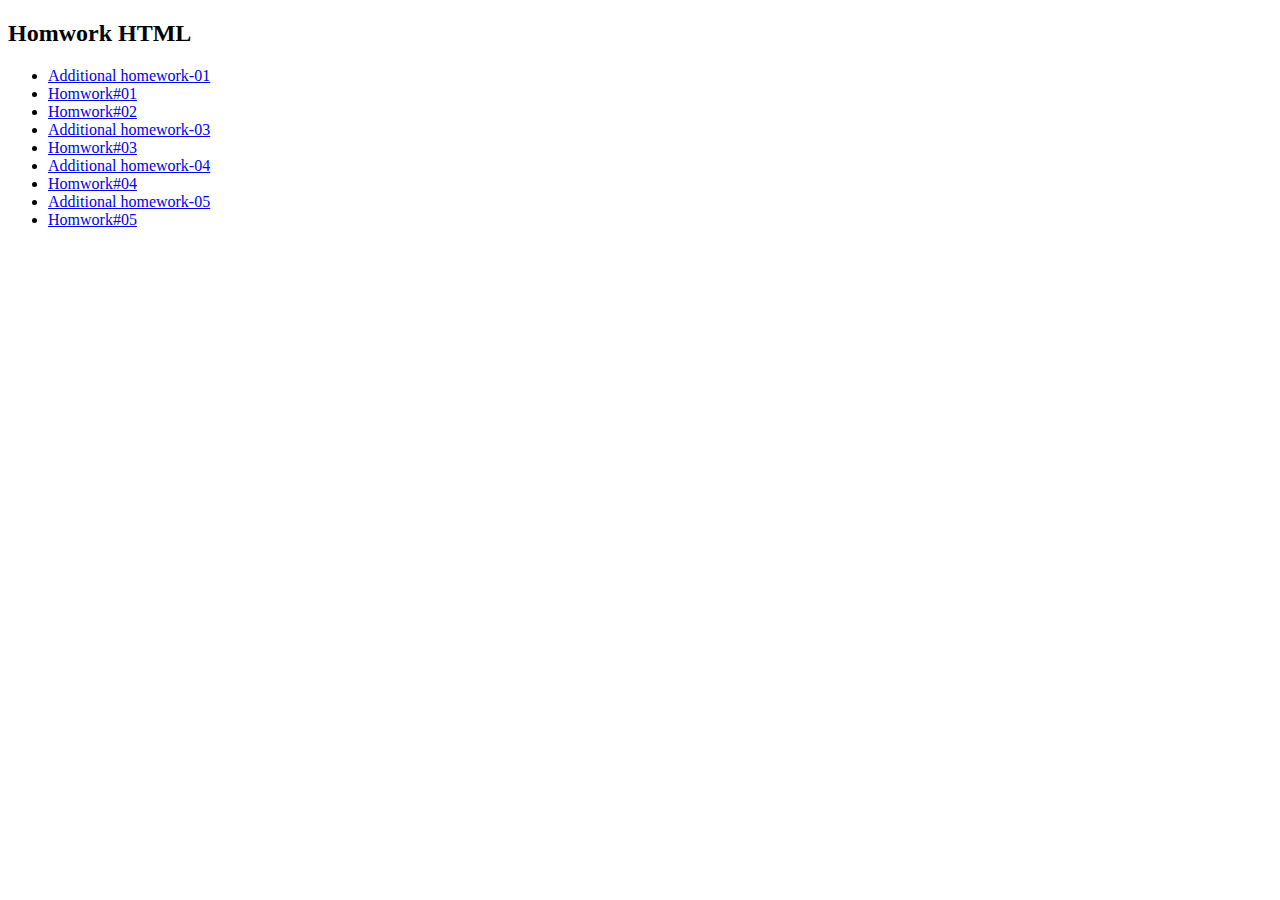
<file: index.html>
<!DOCTYPE html>
<html lang="en">
<head>
    <meta charset="UTF-8">
    <meta name="viewport" content="width=device-width, initial-scale=1.0">
    <title>Krip Taras</title>
</head>
<body>
    <h2>Homwork HTML</h2>
    <ul>
        <li><a href="Modul-01-02/ahw01/index.html" target="_blank">Additional homework-01</a></li>
        <li><a href="Modul-01-02/HTML_hw01/index.html" target="_blank">Homwork#01</a></li>
        <li><a href="https://github.com/kpun1990/kpun1990.github.io" target="_blank">Homwork#02</a></li>
        <li><a href="Modul-03/ahw03/index.html" target="_blank">Additional homework-03</a></li>
        <li><a href="Modul-03/HTML-hw03/index.html" target="_blank">Homwork#03</a></li>
        <li><a href="Modul-04/ahw04/index.html" target="_blank">Additional homework-04</a></li>
        <li><a href="Modul-04/HTML-hw04/index.html" target="_blank">Homwork#04</a></li>
        <li><a href="Modul-05/ahw05/index.html" target="_blank">Additional homework-05</a></li>
        <li><a href="Modul-05/HTML-hw05/index.html" target="_blank">Homwork#05</a></li>
    </ul>    
</body>
</html>
</file>
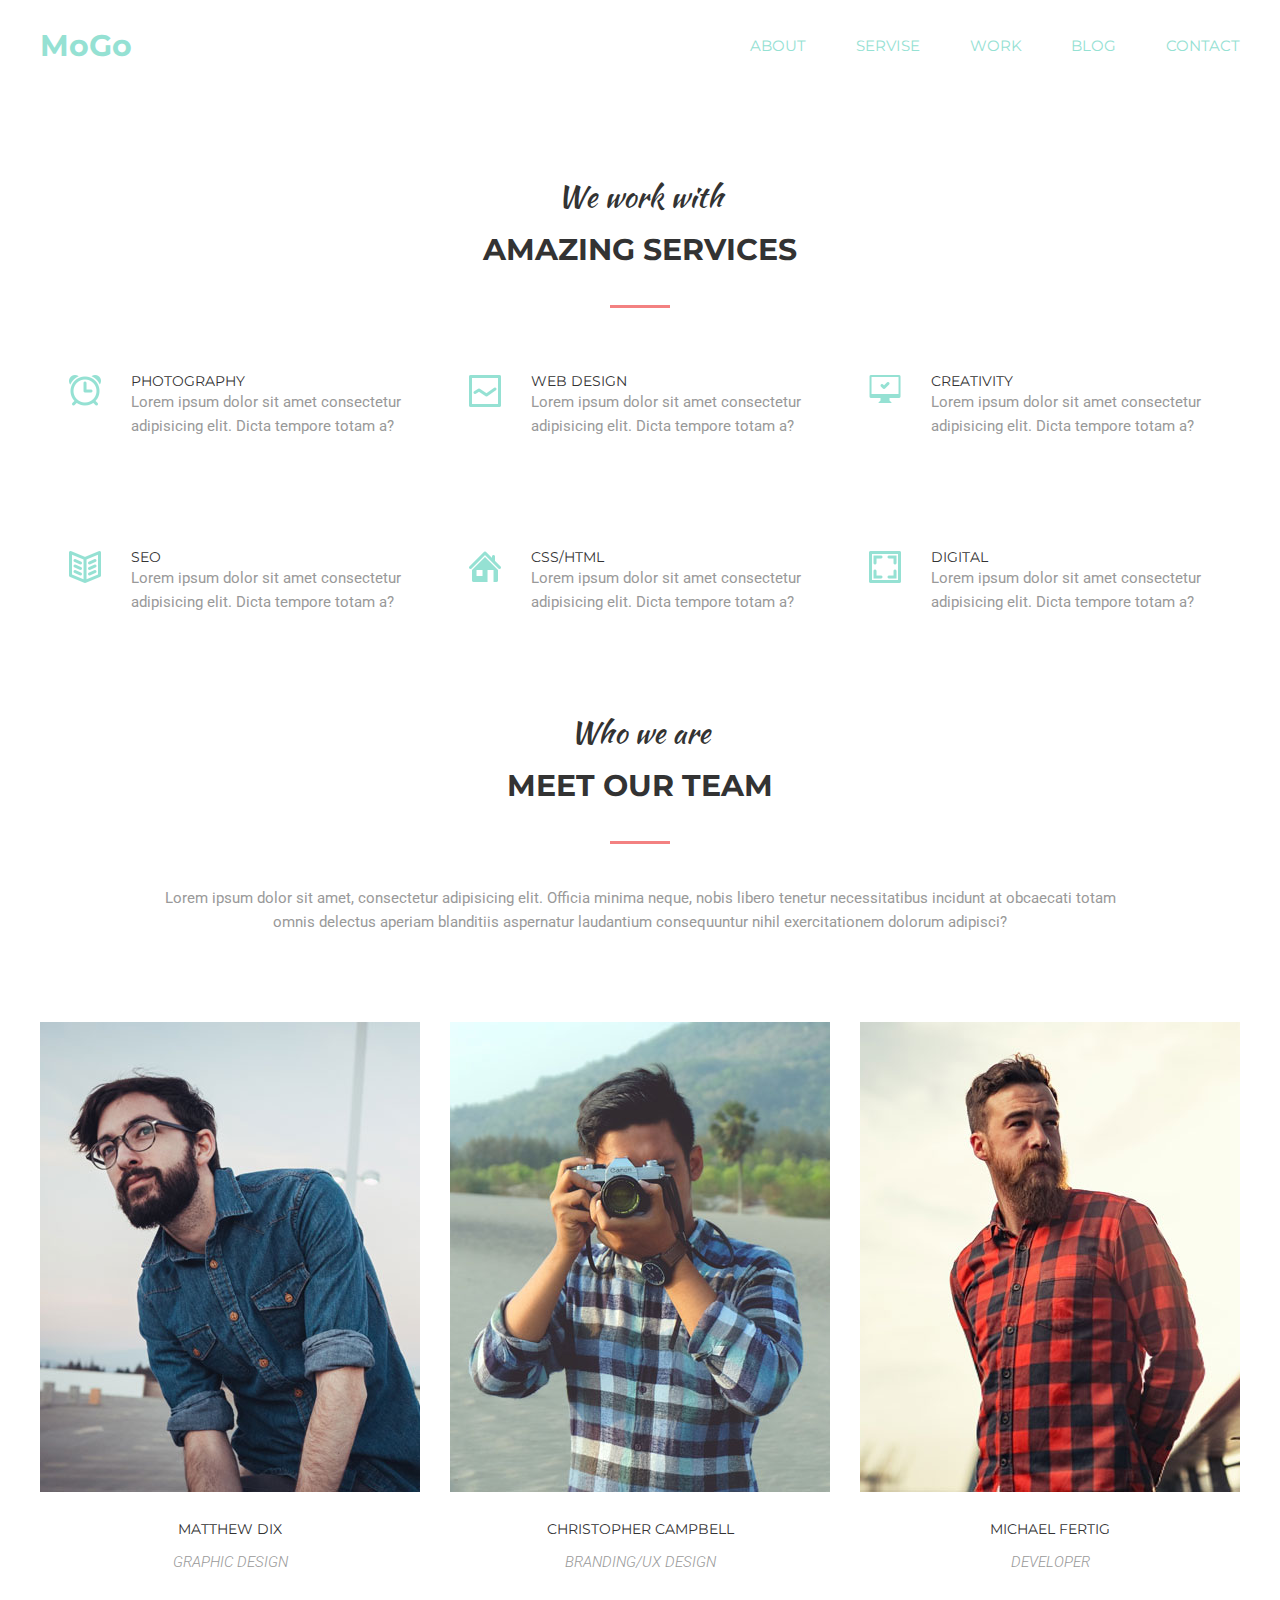
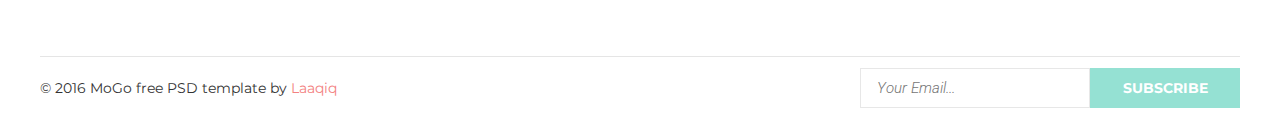
<file: Modul-06/index.html>
<!DOCTYPE html>
<html lang="en">
<head>
    <meta charset="UTF-8">
    <meta name="viewport" content="width=device-width, initial-scale=1.0">
    <title>Modul#06</title>
    <link rel="stylesheet" href="style.css">
    <link href="https://fonts.googleapis.com/css2?family=Kaushan+Script:wght@400&family=Montserrat:wght@400;700&family=Roboto:ital,wght@0,400;1,300&display=swap" rel="stylesheet">
</head>
<body>
    <div id="wrapper">
        <header class="header">
            <nav class="site-navigation container">
                <a href="#" class="site-logo">MoGo</a>
                <ul class="site-menu">
                    <li class="menu-item"><a href="#" class="menu-link">about</a></li>
                    <li class="menu-item"><a href="#" class="menu-link">servise</a></li>
                    <li class="menu-item"><a href="#" class="menu-link">work</a></li>
                    <li class="menu-item"><a href="#" class="menu-link">blog</a></li>
                    <li class="menu-item"><a href="#" class="menu-link">contact</a></li>
                </ul>
            </nav>
        </header>
        <main class="main">
            <section class="service container">
                <h2 class="title"><span class="cursive">We work with</span> <span class="bold">amazing services</span></h2>
                <ul class="service-list">
                    <li class="service-item">
                        <h3>Photography</h3>
                        <p>Lorem ipsum dolor sit amet consectetur adipisicing elit. Dicta tempore totam a?</p>
                    </li>
                    <li class="service-item">
                        <h3>Web Design</h3>
                        <p>Lorem ipsum dolor sit amet consectetur adipisicing elit. Dicta tempore totam a?</p>
                    </li>
                    <li class="service-item">
                        <h3>Creativity</h3>
                        <p>Lorem ipsum dolor sit amet consectetur adipisicing elit. Dicta tempore totam a?</p>
                    </li>
                    <li class="service-item">
                        <h3>seo</h3>
                        <p>Lorem ipsum dolor sit amet consectetur adipisicing elit. Dicta tempore totam a?</p>
                    </li>
                    <li class="service-item">
                        <h3>css/html</h3>
                        <p>Lorem ipsum dolor sit amet consectetur adipisicing elit. Dicta tempore totam a?</p>
                    </li>
                    <li class="service-item">
                        <h3>digital</h3>
                        <p>Lorem ipsum dolor sit amet consectetur adipisicing elit. Dicta tempore totam a?</p>
                    </li>                
                </ul>
            </section>
            <section class="our-team container">
                <h2 class="title"><span class="cursive">Who we are</span> <span class="bold">Meet our team</span></h2>
                <p>Lorem ipsum dolor sit amet, consectetur adipisicing elit. Officia minima neque, nobis libero tenetur necessitatibus incidunt at obcaecati totam omnis delectus aperiam blanditiis aspernatur laudantium consequuntur nihil exercitationem dolorum adipisci?</p>
                <ul class="team-list">
                    <li class="team-item">
                        <div class="overlay">
                            <div class="image">
                                <img src="images/img/img1.jpg" alt="Matthew Dix" width="380" height="470">                            
                                <ul class="social">
                                    <li class="social-item"><a href="#" class="icon-facebook"></a></li>
                                    <li class="social-item"><a href="#" class="icon-twitter"></a></li>
                                    <li class="social-item"><a href="#" class="icon-pinterest"></a></li>
                                    <li class="social-item"><a href="#" class="icon-instagram"></a></li>
                                </ul>
                            </div>
                        </div>
                        <h3>matthew dix</h3>
                        <p>Graphic Design</p>
                    </li>
                    <li class="team-item">
                        <div class="overlay">
                            <div class="image">
                                <img src="images/img/img2.jpg" alt="Christopher Campbell" width="380" height="470">                            
                                <ul class="social">
                                    <li class="social-item"><a href="#" class="icon-facebook"></a></li>
                                    <li class="social-item"><a href="#" class="icon-twitter"></a></li>
                                    <li class="social-item"><a href="#" class="icon-pinterest"></a></li>
                                    <li class="social-item"><a href="#" class="icon-instagram"></a></li>
                                </ul>
                            </div>
                        </div>
                        <h3>Christopher Campbell</h3>
                        <p>Branding/UX design</p>
                    </li>
                    <li class="team-item">
                        <div class="overlay">
                            <div class="image">
                                <img src="images/img/img3.jpg" alt="Michael Fertig" width="380" height="470">                            
                                <ul class="social">
                                    <li class="social-item"><a href="#" class="icon-facebook"></a></li>
                                    <li class="social-item"><a href="#" class="icon-twitter"></a></li>
                                    <li class="social-item"><a href="#" class="icon-pinterest"></a></li>
                                    <li class="social-item"><a href="#" class="icon-instagram"></a></li>
                                </ul>
                            </div>
                        </div>
                        <h3>Michael Fertig </h3>
                        <p>Developer</p>
                    </li>
                </ul>
            </section>
        </main>
        <footer class="footer container">
            <h5 class="footer-copyright">© 2016 MoGo free PSD template by <a href="#">Laaqiq</a></h5>
            <form action="#" method="post" class="subscribe-form">
                <input type="email" name="email" class="subscribe-input" placeholder="Your Email...">
                <button type="submit" class="subscribe-submit">Subscribe</button>
              </form>
        </footer>
    </div>  
</body>
</html>
</file>
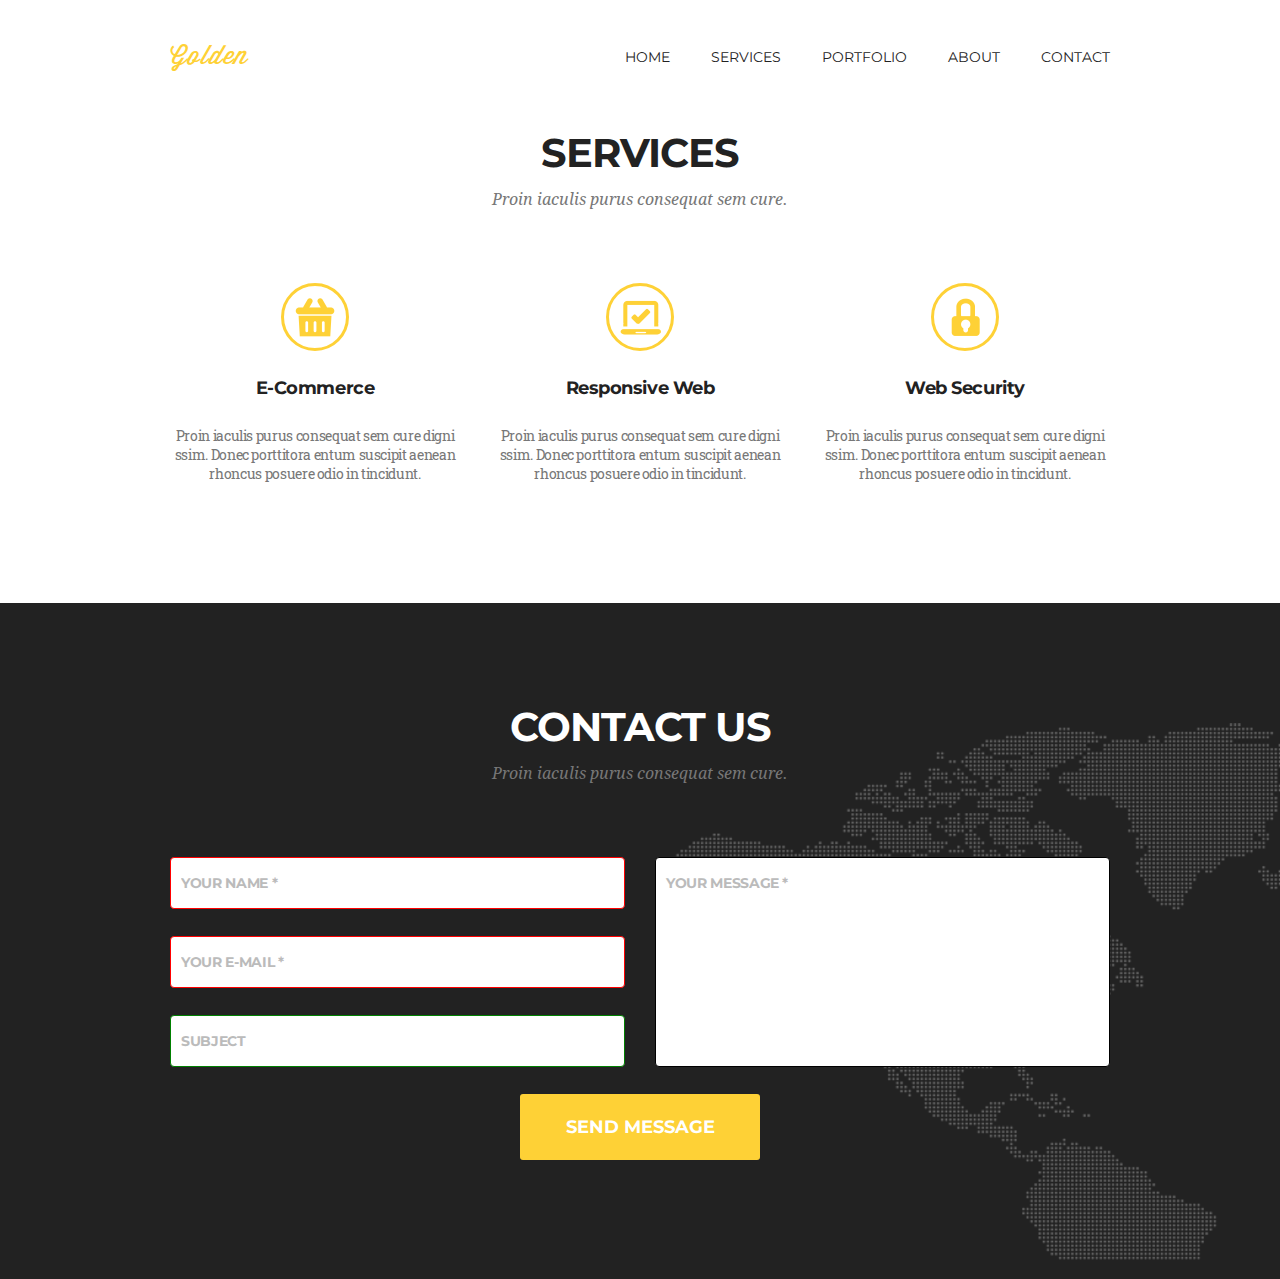
<file: Modul-07/index.html>
<!DOCTYPE html>
<html lang="en">
<head>
    <meta charset="UTF-8">
    <meta name="viewport" content="width=device-width, initial-scale=1.0">
    <title>Modul#07</title>
    <link rel="stylesheet" href="style.css">
    <link href="https://fonts.googleapis.com/css2?family=Montserrat:wght@400;700&family=Roboto+Slab&display=swap" rel="stylesheet">
</head>
<body>
    <div id="wrapper">
        <header class="header container">
            <nav class="site-navigation">
                <a href="" class="site-logo">golden</a>
                <ul class="site-menu">
                    <li class="item-menu"><a href="#" class="item-link">Home</a></li>
                    <li class="item-menu"><a href="#" class="item-link">Services</a></li>
                    <li class="item-menu"><a href="#" class="item-link">Portfolio</a></li>
                    <li class="item-menu"><a href="#" class="item-link">About</a></li>
                    <li class="item-menu"><a href="#" class="item-link">Contact</a></li>
                </ul>
            </nav>
        </header>
        <main class="main container">
            <div class="title">
                <h2 class="title-service">Services</h2>
                <p>Proin iaculis purus consequat sem cure.</p>
            </div>
            <ul class="service">
                <li class="item-service basket">
                    <h3>E-Commerce</h3>
                    <p>Proin iaculis purus consequat sem cure digni ssim. Donec porttitora entum suscipit aenean rhoncus posuere odio in tincidunt.</p>
                </li>
                <li class="item-service laptop">
                    <h3>Responsive Web</h3>
                    <p>Proin iaculis purus consequat sem cure digni ssim. Donec porttitora entum suscipit aenean rhoncus posuere odio in tincidunt.</p>
                </li>
                <li class="item-service locked">
                    <h3>Web Security</h3>
                    <p>Proin iaculis purus consequat sem cure digni ssim. Donec porttitora entum suscipit aenean rhoncus posuere odio in tincidunt.</p>
                </li>
            </ul>
        </main>
        <footer class="footer">
            <div class="container">
                <div class="title">
                    <h2 class="title-contact">Contact us</h2>
                    <p>Proin iaculis purus consequat sem cure.</p>
                </div>
                <form action="#">
                    <fieldset>
                        <div class="row">
                            <div class="col">
                                <input type="text" placeholder="your Name *" required name="name">
                                <input type="email" placeholder="your e-mail *" required name="email">
                                <input type="text" placeholder="subject">
                            </div>
                            <div class="col">
                                <textarea placeholder="Your message *" required></textarea>
                            </div>
                        </div>
                        <div class="btn-box">
                            <button type="submit" class="btn">Send Message</button>
                        </div>
                    </fieldset>
                </form>
            </div>
        </footer>
    </div>
    
</body>
</html>
</file>
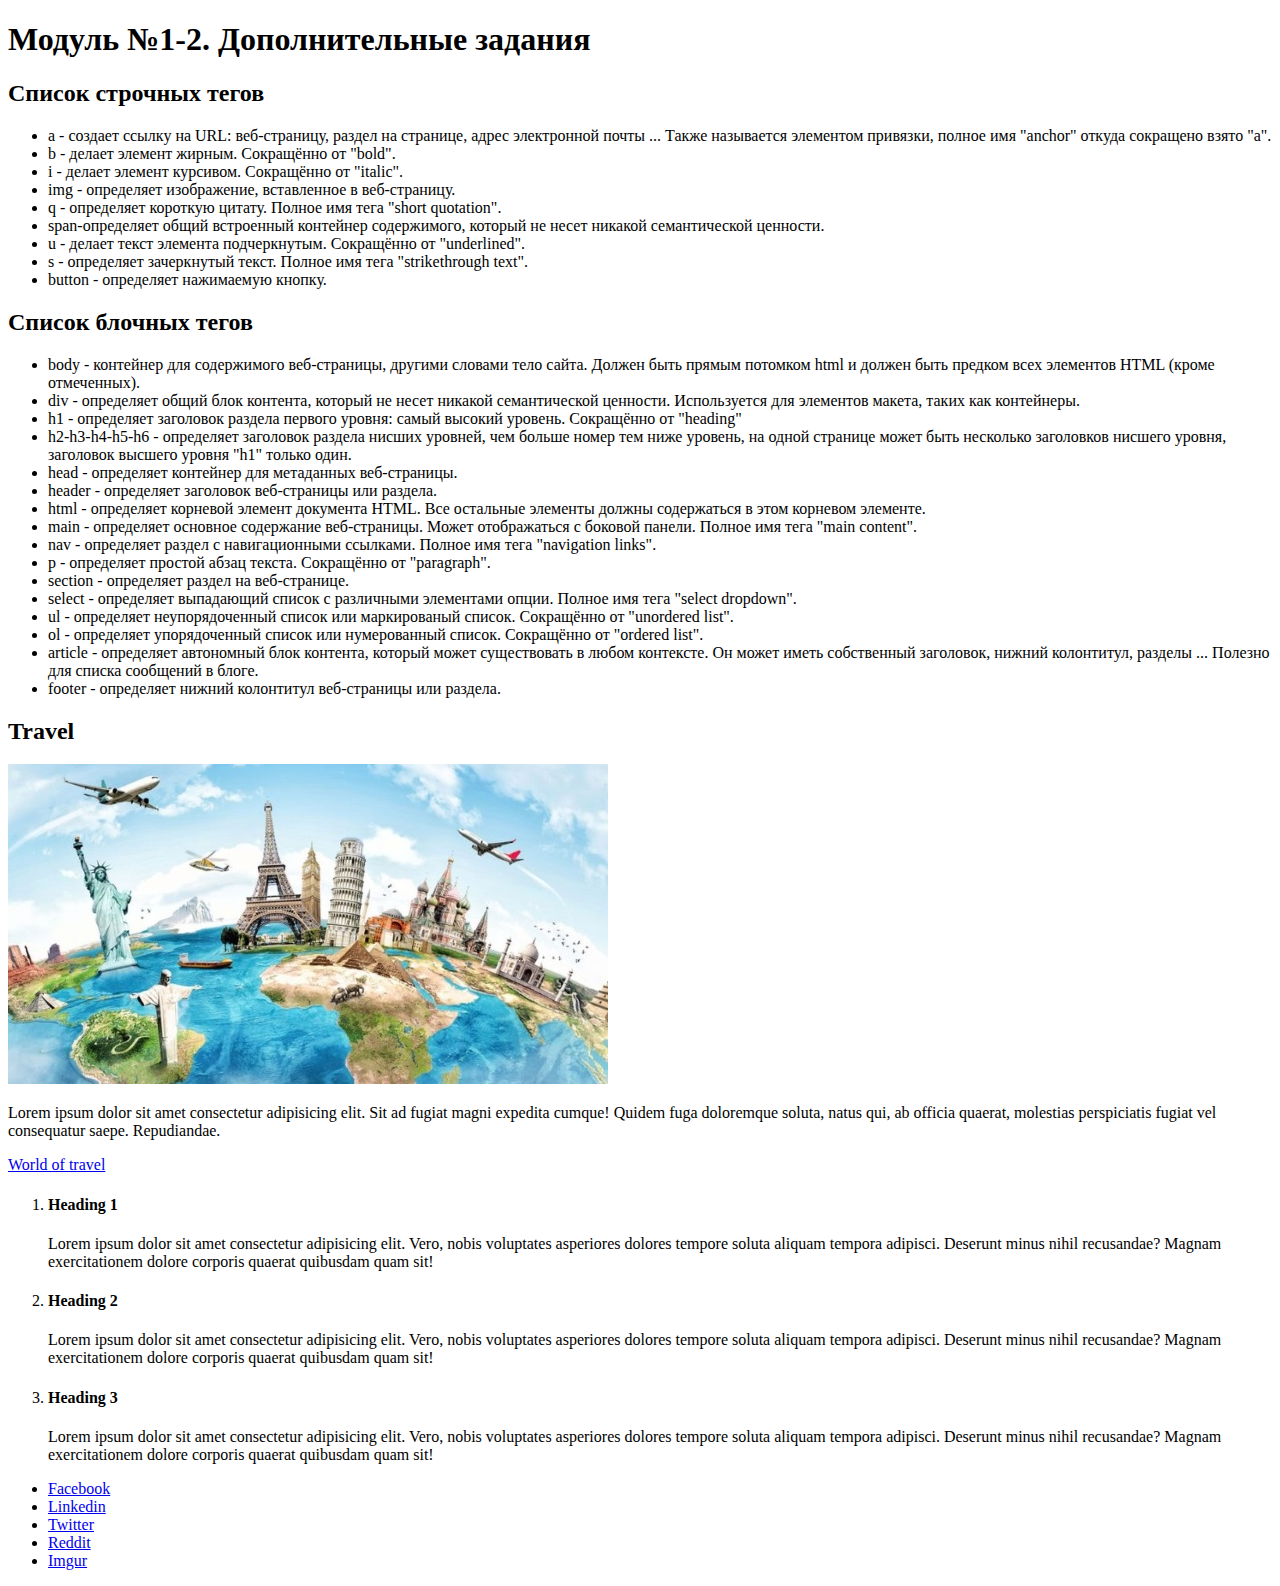
<file: Modul-01-02/ahw/index.html>
<!DOCTYPE html>
<html lang="en-ru">
<head>
    <meta charset="UTF-8">
    <meta name="viewport" content="width=device-width, initial-scale=1.0">
    <title>Modul#01-02</title>
</head>
<body>
    <div>
        <h1>Модуль №1-2. Дополнительные задания</h1>
        <h2>Список строчных тегов</h2>
        <ul>
            <li>a - создает ссылку на URL: веб-страницу, раздел на странице, адрес электронной почты ... Также называется элементом привязки, полное имя "anchor" откуда сокращено взято "a".</li>
            <li>b - делает элемент жирным. Сокращённо от "bold".</li>
            <li>i - делает элемент курсивом. Сокращённо от "italic".</li>
            <li>img - определяет изображение, вставленное в веб-страницу.</li> 
            <li>q - определяет короткую цитату. Полное имя тега "short quotation".</li>
            <li>span-определяет общий встроенный контейнер содержимого, который не несет никакой семантической ценности.</li>
            <li>u - делает текст элемента подчеркнутым. Сокращённо от "underlined".</li> 
            <li>s - определяет зачеркнутый текст. Полное имя тега "strikethrough text".</li>
            <li>button - определяет нажимаемую кнопку.</li>  
        </ul>
        <h2>Список блочных тегов</h2>
        <ul>
            <li>body - контейнер для содержимого веб-страницы, другими словами тело сайта. Должен быть прямым потомком html и должен быть предком всех элементов HTML (кроме отмеченных).</li>
            <li>div - определяет общий блок контента, который не несет никакой семантической ценности. Используется для элементов макета, таких как контейнеры.</li>
            <li>h1 - определяет заголовок раздела первого уровня: самый высокий уровень. Сокращённо от "heading"</li>
            <li>h2-h3-h4-h5-h6 - определяет заголовок раздела нисших уровней, чем больше номер тем ниже уровень, на одной странице может быть несколько заголовков нисшего уровня, заголовок высшего уровня "h1" только один.</li>
            <li>head - определяет контейнер для метаданных веб-страницы.</li>
            <li>header - определяет заголовок веб-страницы или раздела.</li>
            <li>html - определяет корневой элемент документа HTML. Все остальные элементы должны содержаться в этом корневом элементе.</li>
            <li>main - определяет основное содержание веб-страницы. Может отображаться с боковой панели. Полное имя тега "main content".</li>
            <li>nav - определяет раздел с навигационными ссылками. Полное имя тега "navigation links".</li>
            <li>p - определяет простой абзац текста. Сокращённо от "paragraph".</li>
            <li>section - определяет раздел на веб-странице.</li>
            <li>select - определяет выпадающий список с различными элементами опции. Полное имя тега "select dropdown".</li>
            <li>ul - определяет неупорядоченный список или маркированый список. Сокращённо от "unordered list".</li>
            <li>ol - определяет упорядоченный список или нумерованный список. Сокращённо от "ordered list".</li>
            <li>article - определяет автономный блок контента, который может существовать в любом контексте. Он может иметь собственный заголовок, нижний колонтитул, разделы ... Полезно для списка сообщений в блоге.</li>  
            <li>footer - определяет нижний колонтитул веб-страницы или раздела.</li>      
        </ul>
    </div>
    <div>
        <h2>Travel</h2>
        <img src="images/img1.jpg" alt="Путишествие">
        <p>Lorem ipsum dolor sit amet consectetur adipisicing elit. Sit ad fugiat magni expedita cumque! Quidem fuga doloremque soluta, natus qui, ab officia quaerat, molestias perspiciatis fugiat vel consequatur saepe. Repudiandae.</p>
        <a href="#">World of travel</a>
    </div>
    <div>
        <ol>            
            <li><h4>Heading 1</h4>
                <p>Lorem ipsum dolor sit amet consectetur adipisicing elit. Vero, nobis voluptates asperiores dolores tempore soluta aliquam tempora adipisci. Deserunt minus nihil recusandae? Magnam exercitationem dolore corporis quaerat quibusdam quam sit!</p></li>
            <li><h4>Heading 2</h4>
                <p>Lorem ipsum dolor sit amet consectetur adipisicing elit. Vero, nobis voluptates asperiores dolores tempore soluta aliquam tempora adipisci. Deserunt minus nihil recusandae? Magnam exercitationem dolore corporis quaerat quibusdam quam sit!</p></li>
            <li><h4>Heading 3</h4>
                <p>Lorem ipsum dolor sit amet consectetur adipisicing elit. Vero, nobis voluptates asperiores dolores tempore soluta aliquam tempora adipisci. Deserunt minus nihil recusandae? Magnam exercitationem dolore corporis quaerat quibusdam quam sit!</p></li>  
        </ol>
    </div>
    <nav>
        <ul>
            <li><a href="https://uk-ua.facebook.com/" target="_blank">Facebook</a></li>
            <li><a href="https://www.linkedin.com/" target="_blank">Linkedin</a></li>
            <li><a href="https://twitter.com/" target="_blank">Twitter</a></li>
            <li><a href="https://www.reddit.com/" target="_blank">Reddit</a></li>
            <li><a href="https://imgur.com/" target="_blank">Imgur</a></li>       
        </ul>
    </nav>
</body>
</html>
</file>
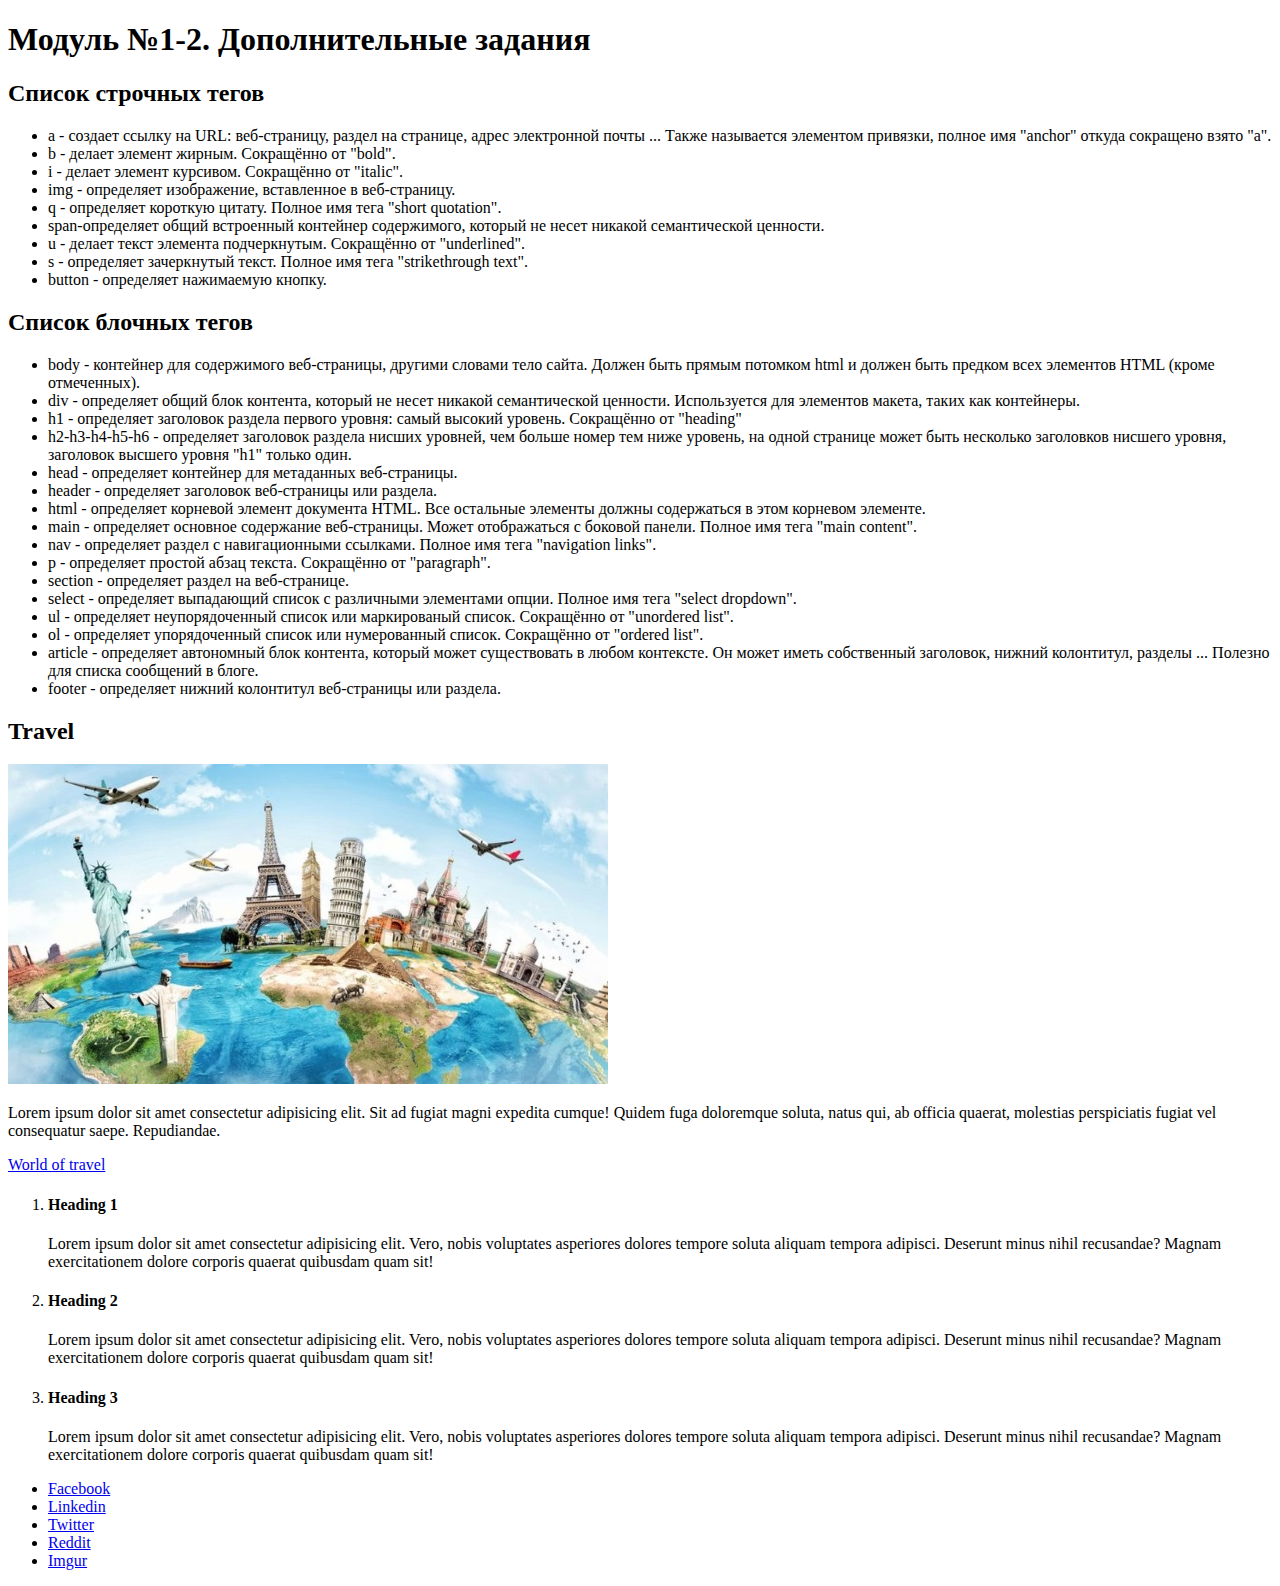
<file: Modul-01-02/ahw01/index.html>
<!DOCTYPE html>
<html lang="en-ru">
<head>
    <meta charset="UTF-8">
    <meta name="viewport" content="width=device-width, initial-scale=1.0">
    <title>Modul#01-02(awd01)</title>
</head>
<body>
    <div>
        <h1>Модуль №1-2. Дополнительные задания</h1>
        <h2>Список строчных тегов</h2>
        <ul>
            <li>a - создает ссылку на URL: веб-страницу, раздел на странице, адрес электронной почты ... Также называется элементом привязки, полное имя "anchor" откуда сокращено взято "a".</li>
            <li>b - делает элемент жирным. Сокращённо от "bold".</li>
            <li>i - делает элемент курсивом. Сокращённо от "italic".</li>
            <li>img - определяет изображение, вставленное в веб-страницу.</li> 
            <li>q - определяет короткую цитату. Полное имя тега "short quotation".</li>
            <li>span-определяет общий встроенный контейнер содержимого, который не несет никакой семантической ценности.</li>
            <li>u - делает текст элемента подчеркнутым. Сокращённо от "underlined".</li> 
            <li>s - определяет зачеркнутый текст. Полное имя тега "strikethrough text".</li>
            <li>button - определяет нажимаемую кнопку.</li>  
        </ul>
        <h2>Список блочных тегов</h2>
        <ul>
            <li>body - контейнер для содержимого веб-страницы, другими словами тело сайта. Должен быть прямым потомком html и должен быть предком всех элементов HTML (кроме отмеченных).</li>
            <li>div - определяет общий блок контента, который не несет никакой семантической ценности. Используется для элементов макета, таких как контейнеры.</li>
            <li>h1 - определяет заголовок раздела первого уровня: самый высокий уровень. Сокращённо от "heading"</li>
            <li>h2-h3-h4-h5-h6 - определяет заголовок раздела нисших уровней, чем больше номер тем ниже уровень, на одной странице может быть несколько заголовков нисшего уровня, заголовок высшего уровня "h1" только один.</li>
            <li>head - определяет контейнер для метаданных веб-страницы.</li>
            <li>header - определяет заголовок веб-страницы или раздела.</li>
            <li>html - определяет корневой элемент документа HTML. Все остальные элементы должны содержаться в этом корневом элементе.</li>
            <li>main - определяет основное содержание веб-страницы. Может отображаться с боковой панели. Полное имя тега "main content".</li>
            <li>nav - определяет раздел с навигационными ссылками. Полное имя тега "navigation links".</li>
            <li>p - определяет простой абзац текста. Сокращённо от "paragraph".</li>
            <li>section - определяет раздел на веб-странице.</li>
            <li>select - определяет выпадающий список с различными элементами опции. Полное имя тега "select dropdown".</li>
            <li>ul - определяет неупорядоченный список или маркированый список. Сокращённо от "unordered list".</li>
            <li>ol - определяет упорядоченный список или нумерованный список. Сокращённо от "ordered list".</li>
            <li>article - определяет автономный блок контента, который может существовать в любом контексте. Он может иметь собственный заголовок, нижний колонтитул, разделы ... Полезно для списка сообщений в блоге.</li>  
            <li>footer - определяет нижний колонтитул веб-страницы или раздела.</li>      
        </ul>
    </div>
    <div>
        <h2>Travel</h2>
        <img src="images/img1.jpg" alt="Путишествие">
        <p>Lorem ipsum dolor sit amet consectetur adipisicing elit. Sit ad fugiat magni expedita cumque! Quidem fuga doloremque soluta, natus qui, ab officia quaerat, molestias perspiciatis fugiat vel consequatur saepe. Repudiandae.</p>
        <a href="#">World of travel</a>
    </div>
    <div>
        <ol>            
            <li><h4>Heading 1</h4>
                <p>Lorem ipsum dolor sit amet consectetur adipisicing elit. Vero, nobis voluptates asperiores dolores tempore soluta aliquam tempora adipisci. Deserunt minus nihil recusandae? Magnam exercitationem dolore corporis quaerat quibusdam quam sit!</p></li>
            <li><h4>Heading 2</h4>
                <p>Lorem ipsum dolor sit amet consectetur adipisicing elit. Vero, nobis voluptates asperiores dolores tempore soluta aliquam tempora adipisci. Deserunt minus nihil recusandae? Magnam exercitationem dolore corporis quaerat quibusdam quam sit!</p></li>
            <li><h4>Heading 3</h4>
                <p>Lorem ipsum dolor sit amet consectetur adipisicing elit. Vero, nobis voluptates asperiores dolores tempore soluta aliquam tempora adipisci. Deserunt minus nihil recusandae? Magnam exercitationem dolore corporis quaerat quibusdam quam sit!</p></li>  
        </ol>
    </div>
    <nav>
        <ul>
            <li><a href="https://uk-ua.facebook.com/" target="_blank">Facebook</a></li>
            <li><a href="https://www.linkedin.com/" target="_blank">Linkedin</a></li>
            <li><a href="https://twitter.com/" target="_blank">Twitter</a></li>
            <li><a href="https://www.reddit.com/" target="_blank">Reddit</a></li>
            <li><a href="https://imgur.com/" target="_blank">Imgur</a></li>       
        </ul>
    </nav>
</body>
</html>
</file>
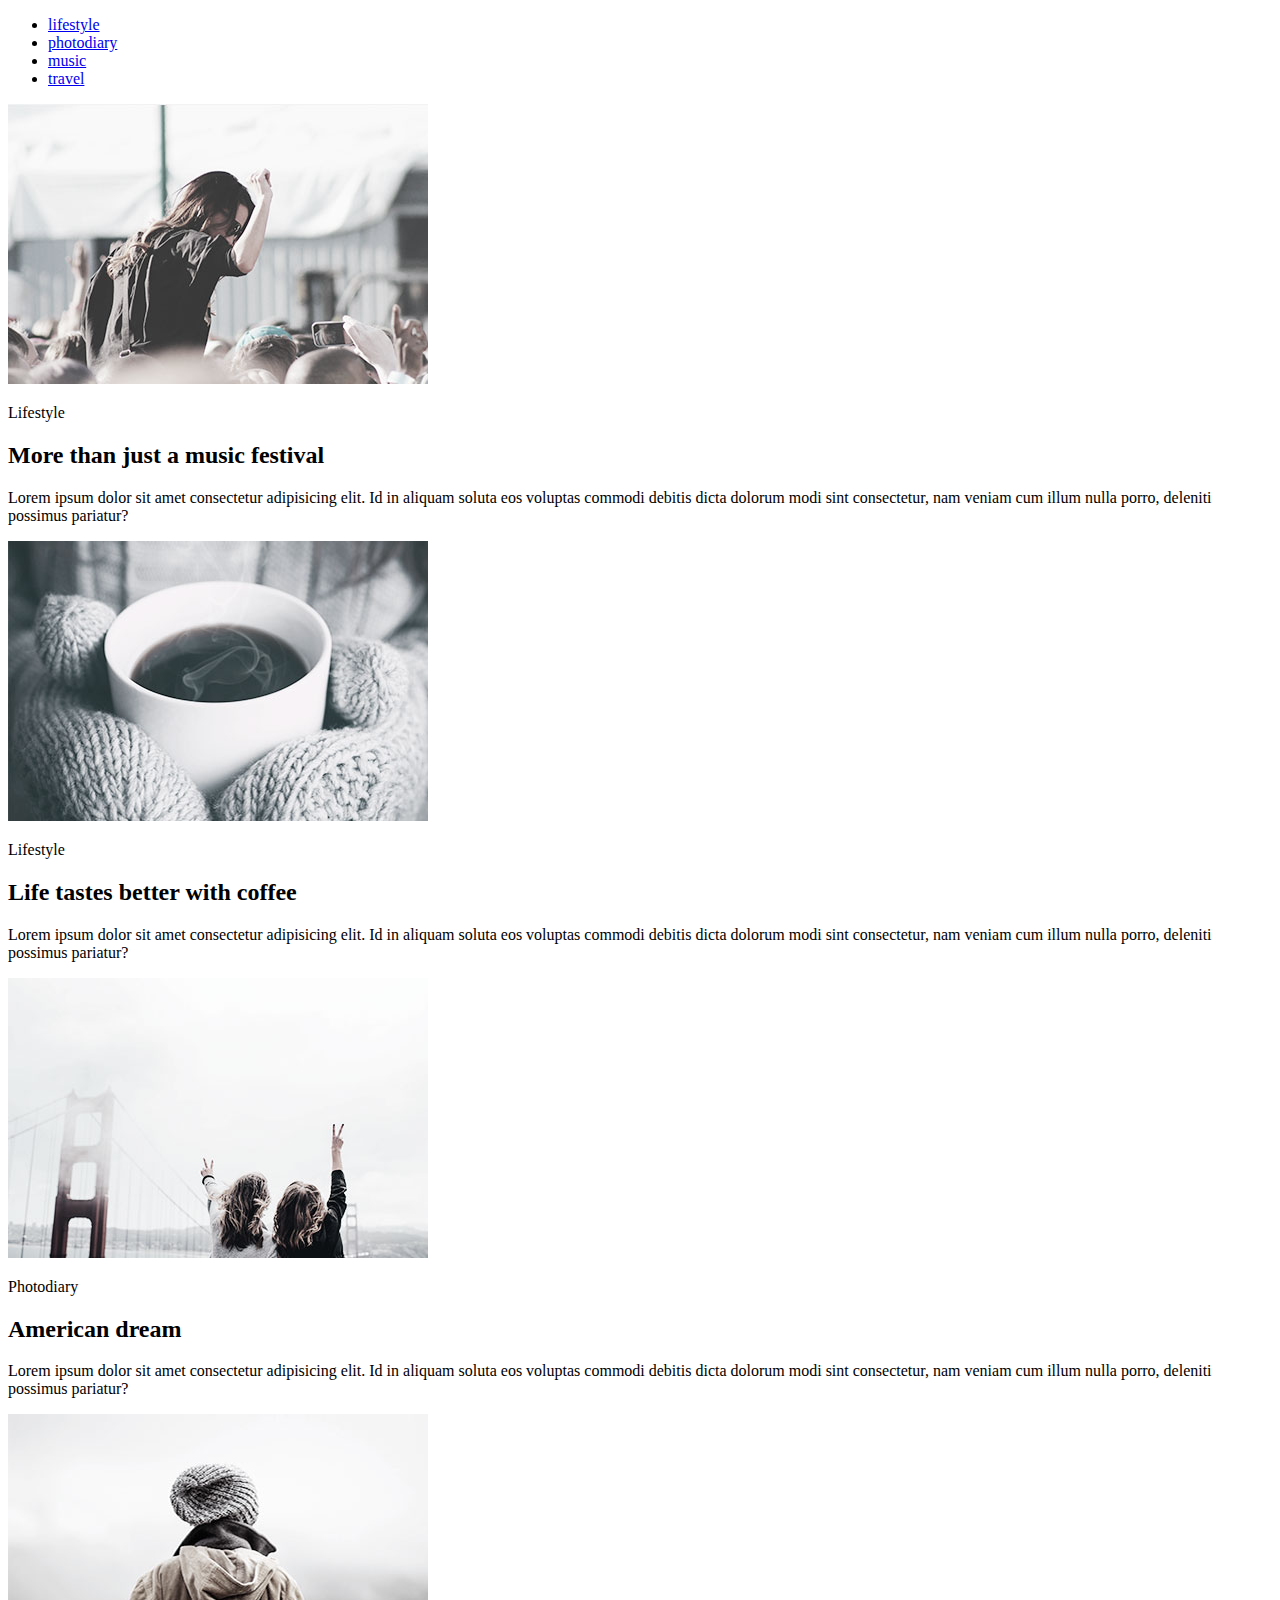
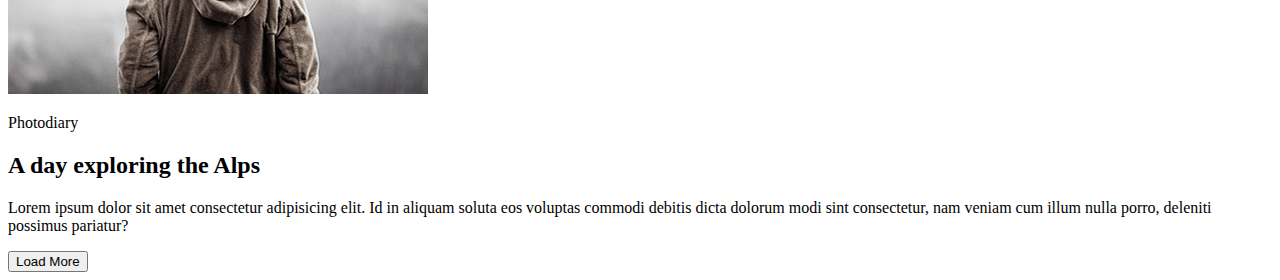
<file: Modul-01-02/HTML_hw01/index.html>
<!DOCTYPE html>
<html lang="en">
<head>
    <meta charset="UTF-8">
    <meta name="viewport" content="width=device-width, initial-scale=1.0">
    <title>Modul#1-2(hw01)</title>
</head>
    <body>
        <div>
            <nav>
                <ul>
                    <li><a href="#">lifestyle</a></li>
                    <li><a href="#">photodiary</a></li>
                    <li><a href="#">music</a></li>
                    <li><a href="#">travel</a></li>
                </ul>
            </nav>
        </div>
        <div>
            <img src="images/img1.jpg" alt="Photo music festival" width="420" height="280">
            <p>Lifestyle</p>
            <h2>More than just a music festival</h2>
            <p>Lorem ipsum dolor sit amet consectetur adipisicing elit. Id in aliquam soluta eos voluptas commodi debitis dicta dolorum modi sint consectetur, nam veniam cum illum nulla porro, deleniti possimus pariatur?</p>
            <img src="images/img2.jpg" alt="Photo coffee cup" width="420" height="280">
            <p>Lifestyle</p>
            <h2>Life tastes better with coffee</h2>
            <p>Lorem ipsum dolor sit amet consectetur adipisicing elit. Id in aliquam soluta eos voluptas commodi debitis dicta dolorum modi sint consectetur, nam veniam cum illum nulla porro, deleniti possimus pariatur?</p>
            <img src="images/img3.jpg" alt="Photo brige" width="420" height="280">
            <p>Photodiary</p>
            <h2>American dream</h2>
            <p>Lorem ipsum dolor sit amet consectetur adipisicing elit. Id in aliquam soluta eos voluptas commodi debitis dicta dolorum modi sint consectetur, nam veniam cum illum nulla porro, deleniti possimus pariatur?</p>
            <img src="images/img4.jpg" alt="Photo man in a raincoat" width="420" height="280">
            <p>Photodiary</p>
            <h2>A day exploring the Alps</h2>
            <p>Lorem ipsum dolor sit amet consectetur adipisicing elit. Id in aliquam soluta eos voluptas commodi debitis dicta dolorum modi sint consectetur, nam veniam cum illum nulla porro, deleniti possimus pariatur?</p>
            <button>Load More</button>
        </div>
    </body>
</html>
</file>
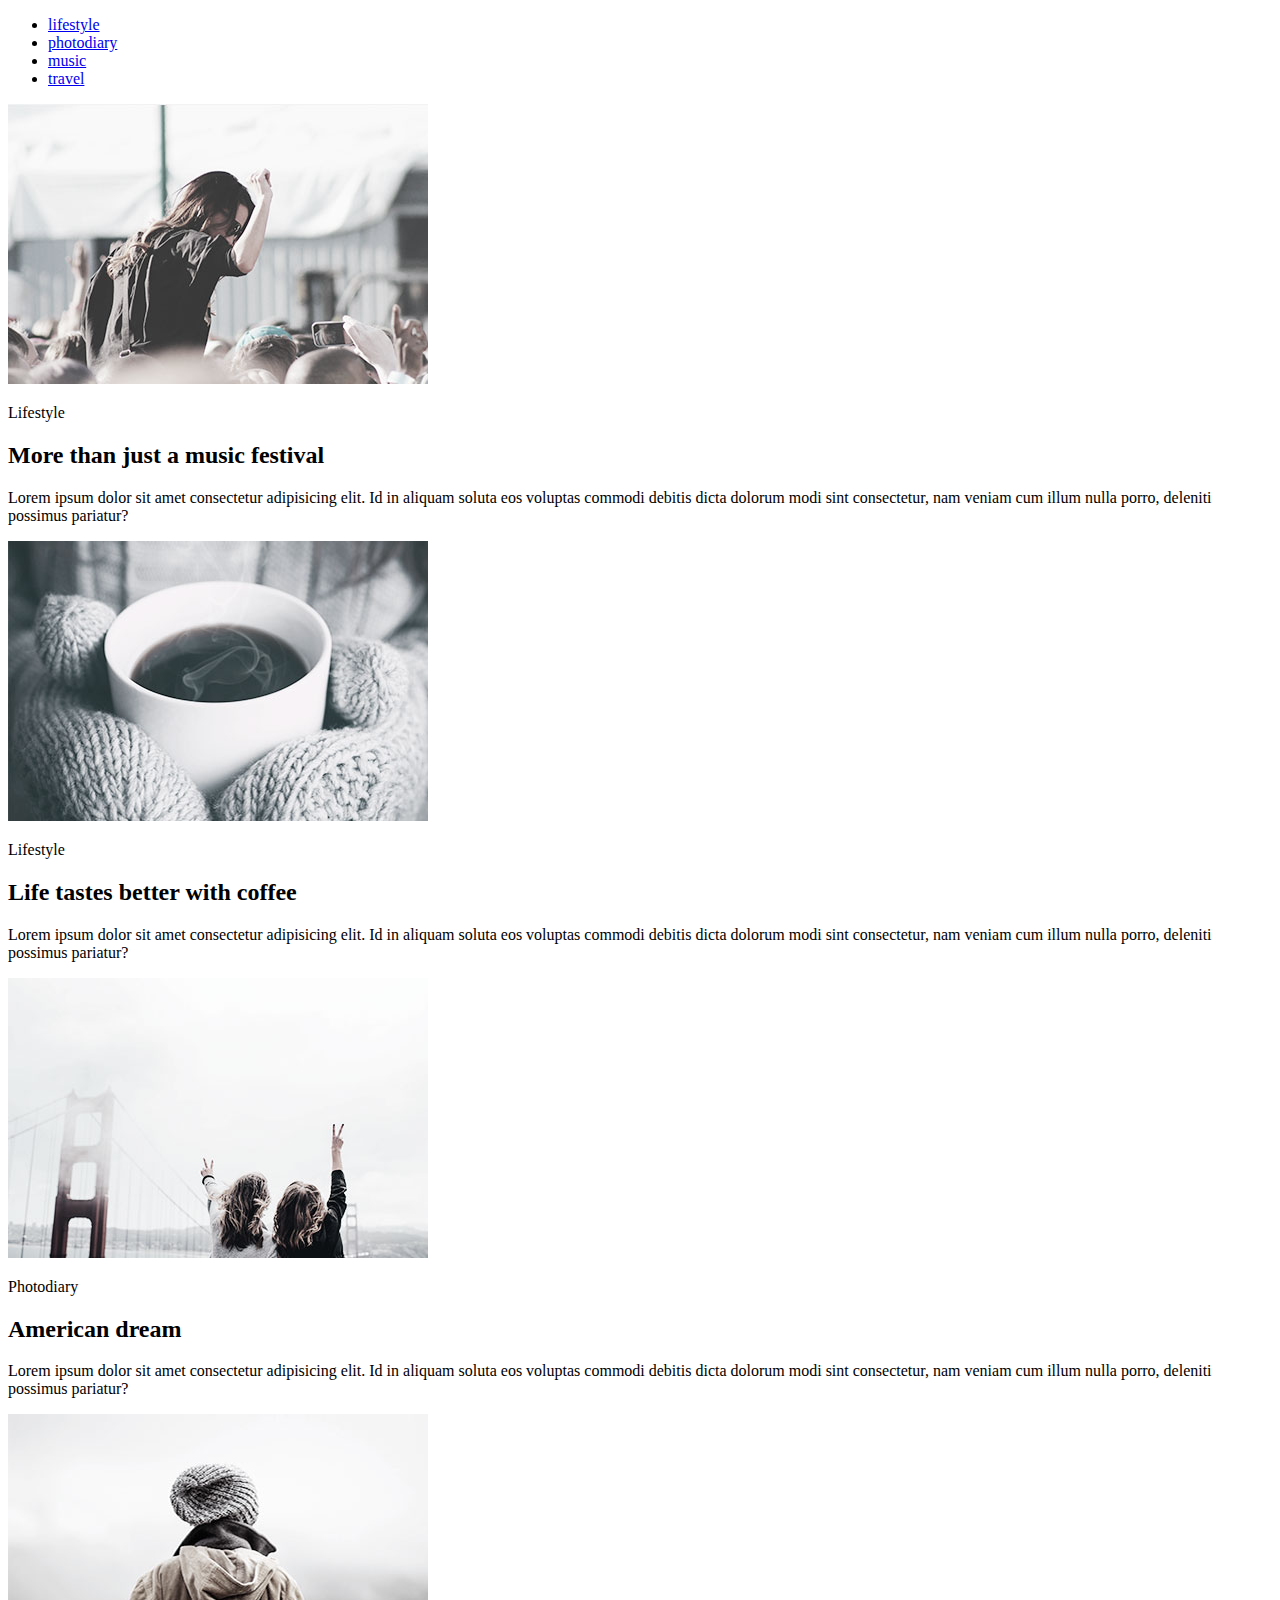
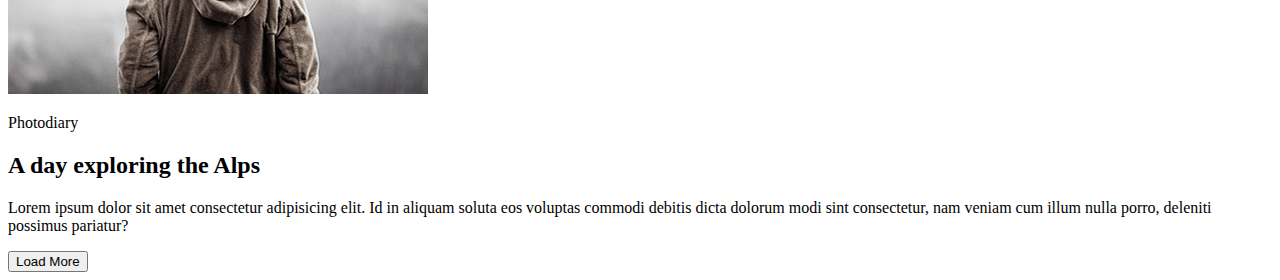
<file: Modul-01-02/HTML_hw1/index.html>
<!DOCTYPE html>
<html lang="en">
<head>
    <meta charset="UTF-8">
    <meta name="viewport" content="width=device-width, initial-scale=1.0">
    <title>Modul #1-2</title>
</head>
    <body>
        <div>
            <nav>
                <ul>
                    <li><a href="#">lifestyle</a></li>
                    <li><a href="#">photodiary</a></li>
                    <li><a href="#">music</a></li>
                    <li><a href="#">travel</a></li>
                </ul>
            </nav>
        </div>
        <div>
            <img src="images/img1.jpg" alt="Photo music festival" width="420" height="280">
            <p>Lifestyle</p>
            <h2>More than just a music festival</h2>
            <p>Lorem ipsum dolor sit amet consectetur adipisicing elit. Id in aliquam soluta eos voluptas commodi debitis dicta dolorum modi sint consectetur, nam veniam cum illum nulla porro, deleniti possimus pariatur?</p>
            <img src="images/img2.jpg" alt="Photo coffee cup" width="420" height="280">
            <p>Lifestyle</p>
            <h2>Life tastes better with coffee</h2>
            <p>Lorem ipsum dolor sit amet consectetur adipisicing elit. Id in aliquam soluta eos voluptas commodi debitis dicta dolorum modi sint consectetur, nam veniam cum illum nulla porro, deleniti possimus pariatur?</p>
            <img src="images/img3.jpg" alt="Photo brige" width="420" height="280">
            <p>Photodiary</p>
            <h2>American dream</h2>
            <p>Lorem ipsum dolor sit amet consectetur adipisicing elit. Id in aliquam soluta eos voluptas commodi debitis dicta dolorum modi sint consectetur, nam veniam cum illum nulla porro, deleniti possimus pariatur?</p>
            <img src="images/img4.jpg" alt="Photo man in a raincoat" width="420" height="280">
            <p>Photodiary</p>
            <h2>A day exploring the Alps</h2>
            <p>Lorem ipsum dolor sit amet consectetur adipisicing elit. Id in aliquam soluta eos voluptas commodi debitis dicta dolorum modi sint consectetur, nam veniam cum illum nulla porro, deleniti possimus pariatur?</p>
            <button>Load More</button>
        </div>
    </body>
</html>
</file>
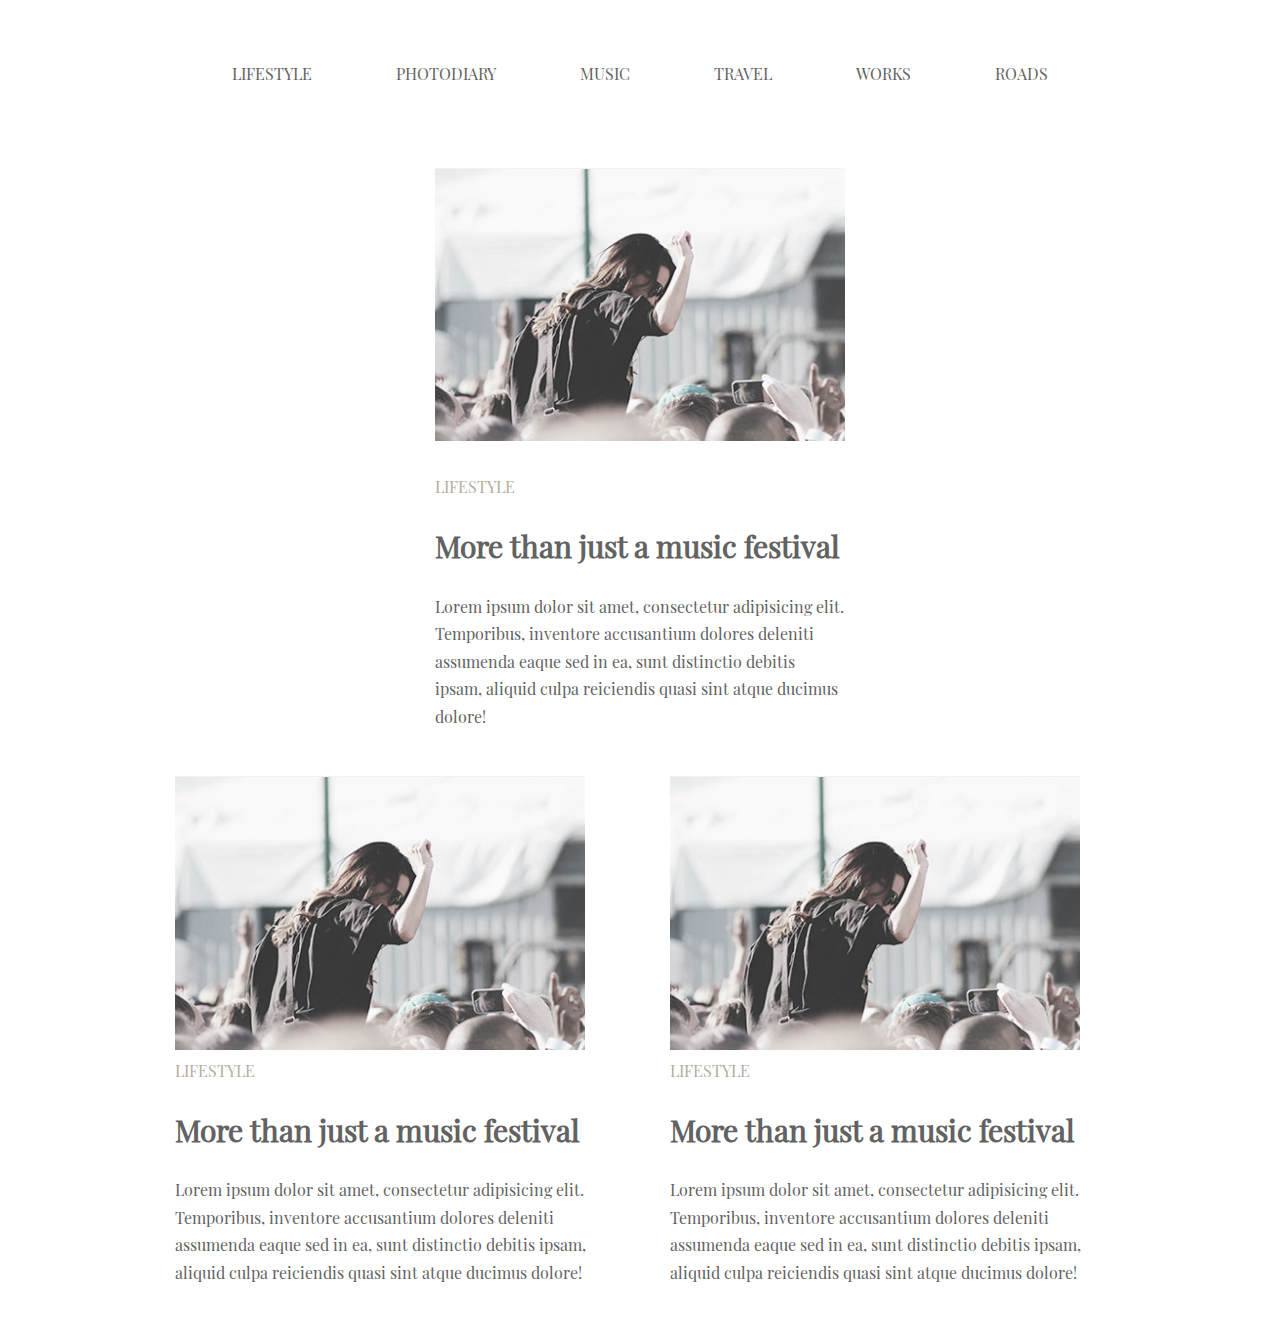
<file: Modul-03/ahw03/index.html>
<!DOCTYPE html>
<html lang="en">
<head>
    <meta charset="UTF-8">
    <meta name="viewport" content="width=device-width, initial-scale=1.0">
    <title>Modul#03</title>
    <link rel="stylesheet" href="style.css">
</head>
<body>
    <!-- Задание 1 -->
    <div id="wrapper">
        <header id="header">
            <div class="container">
                <nav id="menu">
                    <ul class="menu-list">
                        <li class="menu-item"><a href="#" class="menu-link">lifestyle</a></li>
                        <li class="menu-item"><a href="#" class="menu-link">photodiary</a></li>
                        <li class="menu-item"><a href="#" class="menu-link">music</a></li>
                        <li class="menu-item"><a href="#" class="menu-link">travel</a></li>
                        <li class="menu-item"><a href="#" class="menu-link">works</a></li>
                        <li class="menu-item"><a href="#" class="menu-link">roads</a></li>
                    </ul>
                </nav>
            </div>
        </header>
<!-- Задание 2 -->
        <main id="main">
            <section class="section-article">
                <div class="container">
                    <div class="cards">
                        <div class="card">
                            <div class="card-img">
                                <a href="#">
                                    <img src="../images/img1.jpg" alt="" width="410">
                                </a>
                            </div>
                            <div class="card-body">
                                <div class="card-header">
                                    <a href="#" class="category-link">Lifestyle</a>
                                    <h2>
                                        <a href="#">More than just a music festival</a>
                                    </h2>
                                </div>
                                <P>Lorem ipsum dolor sit amet, consectetur adipisicing elit. Temporibus, inventore accusantium dolores deleniti assumenda eaque sed in ea, sunt distinctio debitis ipsam, aliquid culpa reiciendis quasi sint atque ducimus dolore!</P>
                            </div>
                        </div>
                    </div>
                </div>
            </section>
<!-- Задание 3 -->
            <section>
                <div class="container">
                    <div class="cards">
                        <div class="card1">
                            <div class="card-img">
                                <a href="#">
                                    <img src="../images/img1.jpg" alt="" width="410">
                                </a>
                            </div>
                            <div class="card-body">
                                <div class="card-header">
                                    <a href="#" class="category-link">Lifestyle</a>
                                    <h2>
                                        <a href="#">More than just a music festival</a>
                                    </h2>
                                </div>
                                <P>Lorem ipsum dolor sit amet, consectetur adipisicing elit. Temporibus, inventore accusantium dolores deleniti assumenda eaque sed in ea, sunt distinctio debitis ipsam, aliquid culpa reiciendis quasi sint atque ducimus dolore!</P>
                            </div>
                        </div>
                        <div class="card1">
                            <div class="card-img">
                                <a href="#">
                                    <img src="../images/img1.jpg" alt="" width="410">
                                </a>
                            </div>
                            <div class="card-body">
                                <div class="card-header">
                                    <a href="#" class="category-link">Lifestyle</a>
                                    <h2>
                                        <a href="#">More than just a music festival</a>
                                    </h2>
                                </div>
                                <P>Lorem ipsum dolor sit amet, consectetur adipisicing elit. Temporibus, inventore accusantium dolores deleniti assumenda eaque sed in ea, sunt distinctio debitis ipsam, aliquid culpa reiciendis quasi sint atque ducimus dolore!</P>
                            </div>
                        </div>
                    </div>
                </div>
            </section>
        </main>
    </div>
</body>
</html>
</file>
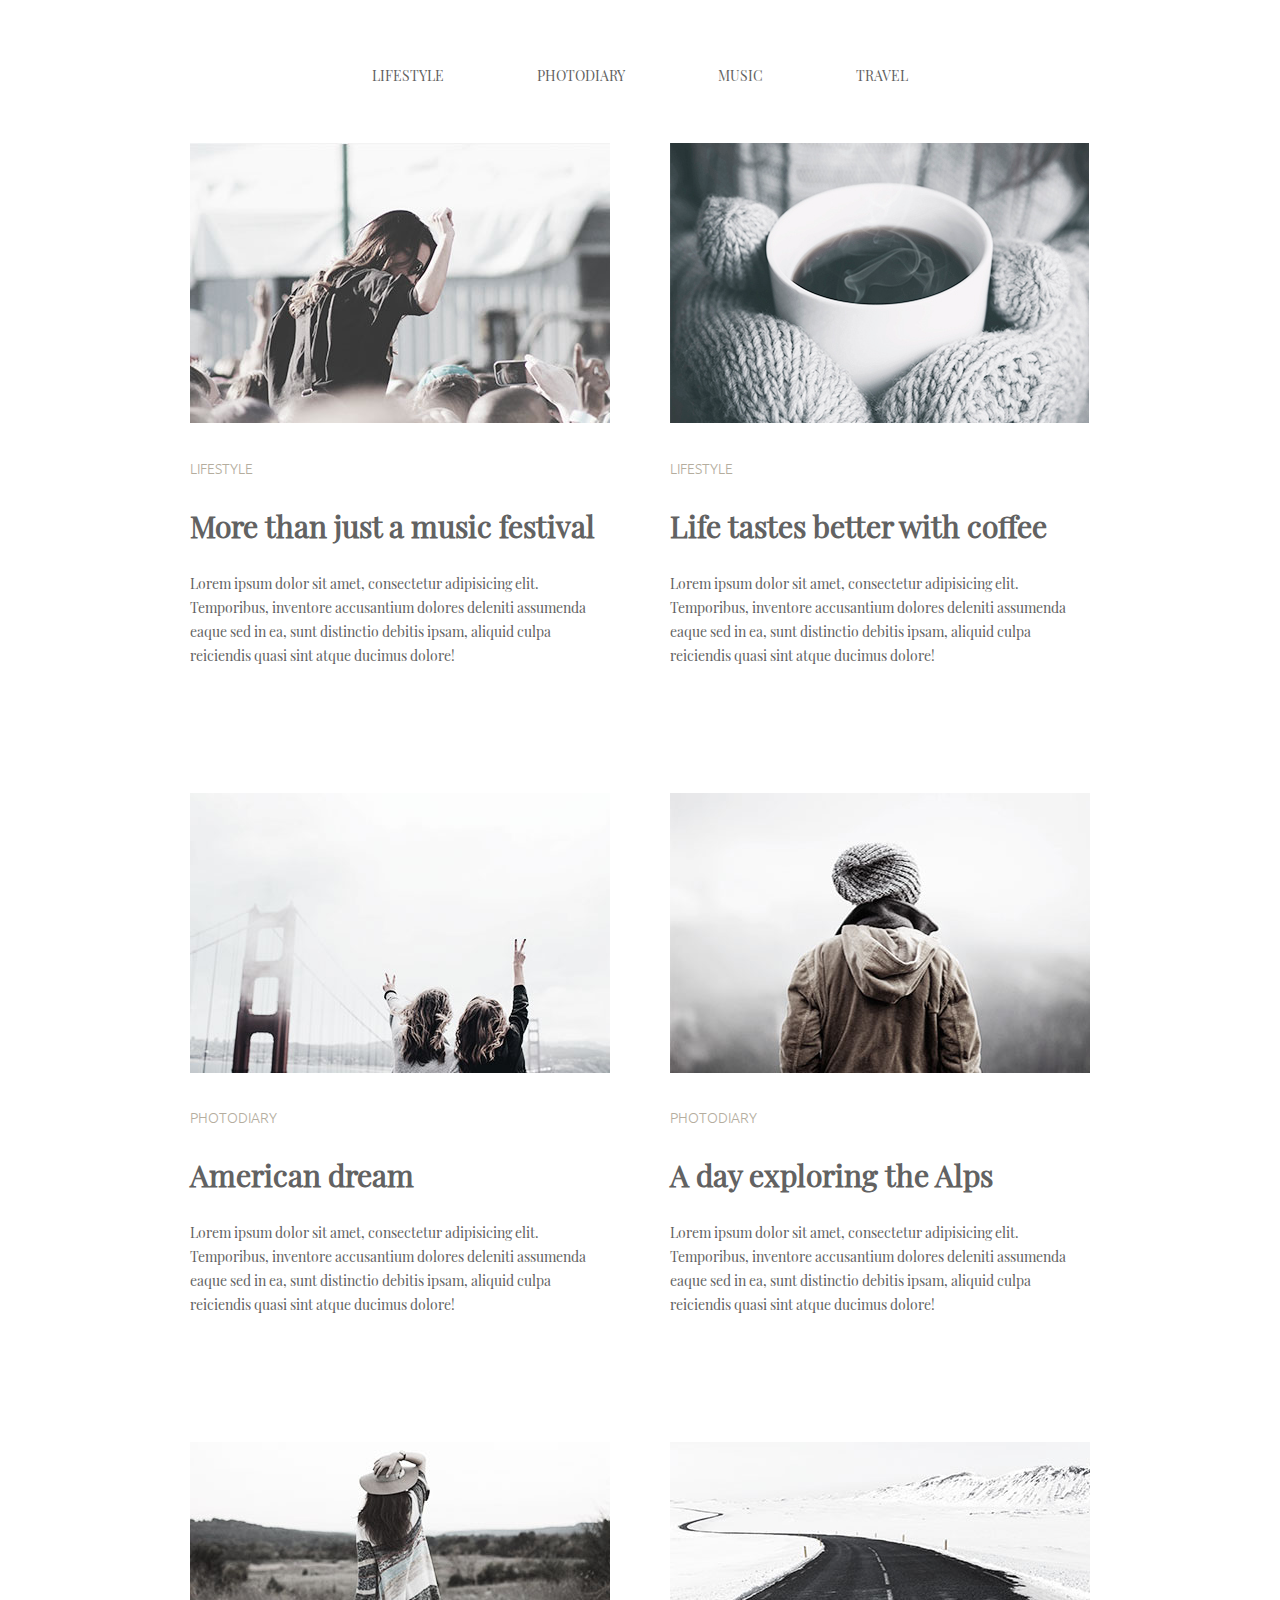
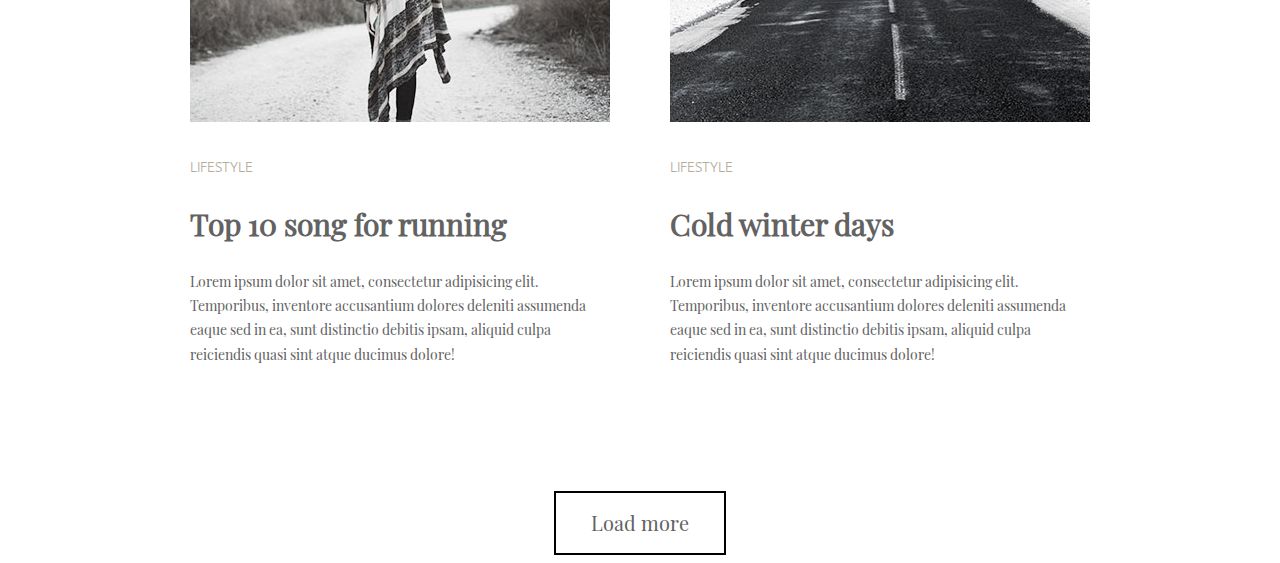
<file: Modul-03/HTML-hw03/index.html>
<!DOCTYPE html>
<html lang="zxx">
<head>
    <meta charset="UTF-8">
    <meta name="viewport" content="width=device-width, initial-scale=1.0">
    <title>Modul#03</title>
    <link rel="stylesheet" href="style.css">
</head>
<body> 
    <div id="wrapper">
        <header id="header">
            <div class="container">
                <nav id="nav">
                    <ul class="nav-list">
                        <li class="nav-item"><a href="#" class="nav-link">lifestyle</a></li>
                        <li class="nav-item"><a href="#" class="nav-link">photodiary</a></li>
                        <li class="nav-item"><a href="#" class="nav-link">music</a></li>
                        <li class="nav-item"><a href="#" class="nav-link">travel</a></li>
                    </ul>
                </nav>
            </div>
        </header>
        <main id="main">
            <section>
                <div class="container">
                    <div class="cards">
                        <div class="card">
                            <div class="card-img">
                                <a href="#">
                                    <img src="../images/img1.jpg" alt="">
                                </a>
                            </div>
                            <div class="card-body">
                                <div class="card-header">
                                    <a href="#" class="category-link">Lifestyle</a>
                                    <h2>
                                        <a href="#">More than just a music festival</a>
                                    </h2>
                                </div>
                                <P>Lorem ipsum dolor sit amet, consectetur adipisicing elit. Temporibus, inventore accusantium dolores deleniti assumenda eaque sed in ea, sunt distinctio debitis ipsam, aliquid culpa reiciendis quasi sint atque ducimus dolore!</P>
                            </div>
                        </div>
                        <div class="card">
                            <div class="card-img">
                                <a href="#">
                                    <img src="../images/img2.jpg" alt="">
                                </a>
                            </div>
                            <div class="card-body">
                                <div class="card-header">
                                    <a href="#" class="category-link">Lifestyle</a>
                                    <h2>
                                        <a href="#">Life tastes better with coffee</a>
                                    </h2>
                                </div>
                                <P>Lorem ipsum dolor sit amet, consectetur adipisicing elit. Temporibus, inventore accusantium dolores deleniti assumenda eaque sed in ea, sunt distinctio debitis ipsam, aliquid culpa reiciendis quasi sint atque ducimus dolore!</P>
                            </div>
                        </div>
                        <div class="card">
                            <div class="card-img">
                                <a href="#">
                                    <img src="../images/img3.jpg" alt="">
                                </a>
                            </div>
                            <div class="card-body">
                                <div class="card-header">
                                    <a href="#" class="category-link">photodiary</a>
                                    <h2>
                                        <a href="#">American dream</a>
                                    </h2>
                                </div>
                                <P>Lorem ipsum dolor sit amet, consectetur adipisicing elit. Temporibus, inventore accusantium dolores deleniti assumenda eaque sed in ea, sunt distinctio debitis ipsam, aliquid culpa reiciendis quasi sint atque ducimus dolore!</P>
                            </div>
                        </div>
                        <div class="card">
                            <div class="card-img">
                                <a href="#">
                                    <img src="../images/img4.jpg" alt="">
                                </a>
                            </div>
                            <div class="card-body">
                                <div class="card-header">
                                    <a href="#" class="category-link">photodiary</a>
                                    <h2>
                                        <a href="#">A day exploring the Alps</a>
                                    </h2>
                                </div>
                                <P>Lorem ipsum dolor sit amet, consectetur adipisicing elit. Temporibus, inventore accusantium dolores deleniti assumenda eaque sed in ea, sunt distinctio debitis ipsam, aliquid culpa reiciendis quasi sint atque ducimus dolore!</P>
                            </div>
                        </div>
                        <div class="card">
                            <div class="card-img">
                                <a href="#">
                                    <img src="../images/img5.jpg" alt="">
                                </a>
                            </div>
                            <div class="card-body">
                                <div class="card-header">
                                    <a href="#" class="category-link">Lifestyle</a>
                                    <h2>
                                        <a href="#">Top 10 song for running</a>
                                    </h2>
                                </div>
                                <P>Lorem ipsum dolor sit amet, consectetur adipisicing elit. Temporibus, inventore accusantium dolores deleniti assumenda eaque sed in ea, sunt distinctio debitis ipsam, aliquid culpa reiciendis quasi sint atque ducimus dolore!</P>
                            </div>
                        </div>
                        <div class="card">
                            <div class="card-img">
                                <a href="#">
                                    <img src="../images/img6.jpg" alt="">
                                </a>
                            </div>
                            <div class="card-body">
                                <div class="card-header">
                                    <a href="#" class="category-link">Lifestyle</a>
                                    <h2>
                                        <a href="#">Cold winter days</a>
                                    </h2>
                                </div>
                                <P>Lorem ipsum dolor sit amet, consectetur adipisicing elit. Temporibus, inventore accusantium dolores deleniti assumenda eaque sed in ea, sunt distinctio debitis ipsam, aliquid culpa reiciendis quasi sint atque ducimus dolore!</P>
                            </div>
                        </div>
                    </div>
                    <div class="buttom">
                        <a href="#" class="btn">load more</a>
                    </div>
                </div>
            </section>
        </main>
    </div>
</body>
</html>
</file>
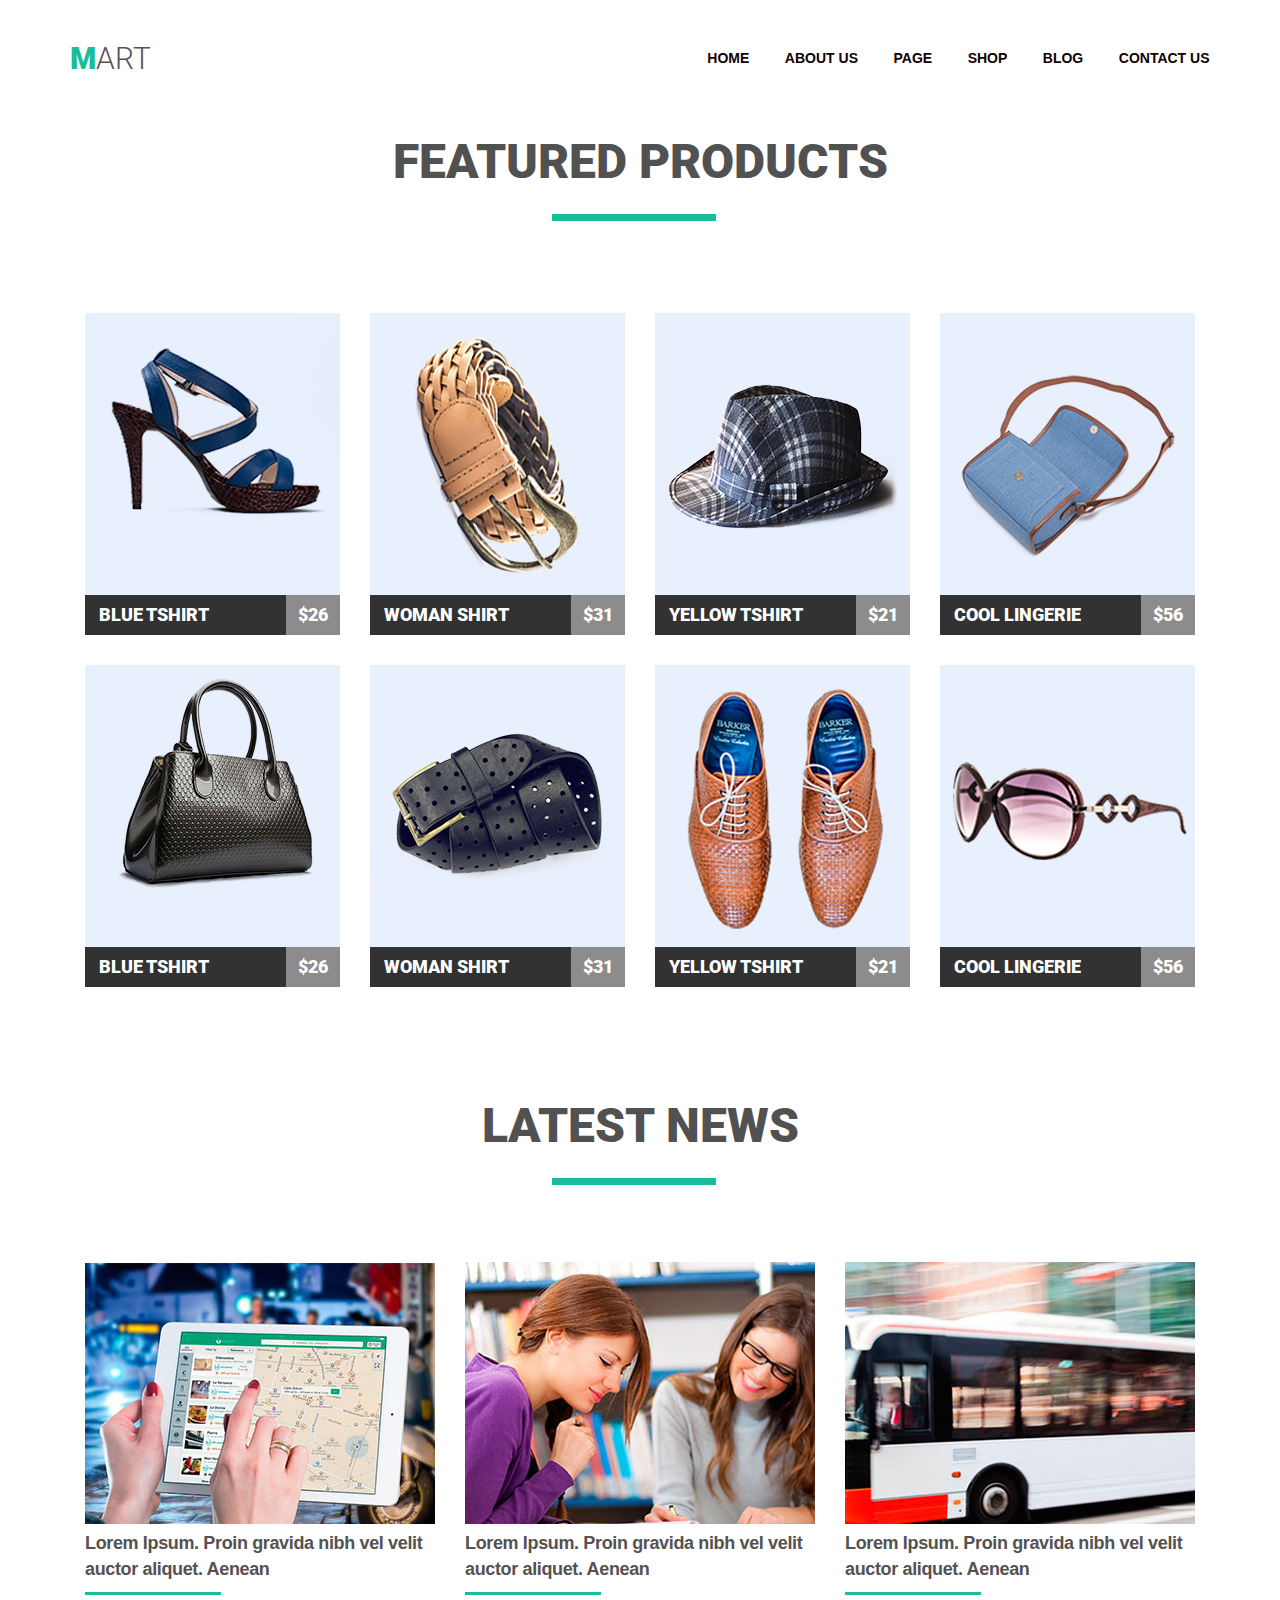
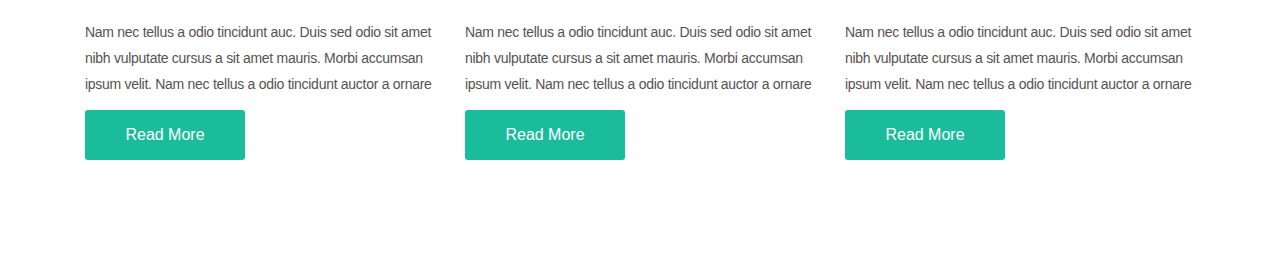
<file: Modul-04/HTML-hw04 (pixel-web)/index.html>
<!DOCTYPE html>
<html lang="en">
<head>
    <meta charset="UTF-8">
    <meta name="viewport" content="width=device-width, initial-scale=1.0">
    <title>Modul#04</title>
    <link href="https://fonts.googleapis.com/css2?family=Open+Sans:wght@300;600;700&family=Roboto:wght@300;900&display=swap" rel="stylesheet">
    <link rel="stylesheet" href="style.css">
</head>
<body>
    <div id="wrapper">
        <header class="header"> 
            <div class="container">        
                <nav class="nav clearfix">
                    <a href="#" class="site-logo">mart</a>
                    <lu class="nav-menu clearfix">
                        <li class="menu-item">
                            <a href="#" class="link">home</a>
                        </li>
                        <li class="menu-item">
                            <a href="#" class="link">about us</a>
                        </li>
                        <li class="menu-item">
                            <a href="#" class="link">page</a>
                        </li>
                        <li class="menu-item">
                            <a href="#" class="link">shop</a>
                        </li>
                        <li class="menu-item">
                            <a href="#" class="link">blog</a>
                        </li>
                        <li class="menu-item">
                            <a href="#" class="link">contact us</a>
                        </li>
                    </lu>
                </nav>
            </div>            
        </header>
        <main class="main container">
            <section class="featured-products ">
                    <h2 class="section-title">featured products</h2>
                    <lu class="cards">
                        <li class="card">
                            <a href="#" class="product">
                                <img class="photo" src="../images/Product/img1.png" alt="BLUE Tshirt">
                                <div class="name">blue tshirt
                                    <span class="price">$26</span>
                                </div>
                            </a>
                        </li>
                        <li class="card">
                            <a href="#" class="product">
                                <img class="photo" src="../images/Product/img2.png" alt="WOMAN shirt">
                                <div class="name">woman shirt
                                    <span class="price">$31</span>
                                </div>
                            </a>
                        </li>
                        <li class="card">
                            <a href="#" class="product">
                                <img class="photo" src="../images/Product/img3.png" alt="YELLOW Tshirt">
                                <div class="name">yellow tshirt
                                    <span class="price">$21</span>
                                </div>
                            </a>
                        </li>
                        <li class="card">
                            <a href="#" class="product">
                                <img class="photo" src="../images/Product/img4.png" alt="COOL lingerie">
                                <div class="name">cool lingerie
                                    <span class="price">$56</span>
                                </div>
                            </a>
                        </li>
                        <li class="card">
                            <a href="#" class="product">
                                <img class="photo" src="../images/Product/img5.png" alt="Blue Tshirt">
                                <div class="name">blue tshirt
                                    <span class="price">$26</span>
                                </div>
                            </a>
                        </li>
                        <li class="card">
                            <a href="#" class="product">
                                <img class="photo" src="../images/Product/img6.png" alt="WOMAN shirt">
                                <div class="name">woman shirt
                                    <span class="price">$31</span>
                                </div>
                            </a>
                        </li>
                        <li class="card">
                            <a href="#" class="product">
                                <img class="photo" src="../images/Product/img7.png" alt="YELLOW Tshirt">
                                <div class="name">yellow tshirt
                                    <span class="price">$21</span>
                                </div>
                            </a>
                        </li>
                        <li class="card">
                            <a href="#" class="product">
                                <img class="photo" src="../images/Product/img8.png" alt="COOL lingerie">
                                <div class="name">cool lingerie
                                    <span class="price">$56</span>
                                </div>
                            </a>
                        </li>
                    </lu>
            </section>
            <section class="latest-news">
                <div class="blog">
                    <h2 class="section-title">latest news</h2>
                    <ul class="blog-cards clearfix">
                        <li class="card-blog">
                            <img src="../images/blog/img1.jpg" alt="" width="350" height="262">
                            <p class="title-card">Lorem Ipsum. Proin gravida nibh vel velit auctor aliquet. Aenean </p>
                            <p class="text">Nam nec tellus a odio tincidunt auc. Duis sed odio sit amet nibh vulputate cursus a sit amet mauris. Morbi accumsan ipsum velit. Nam nec tellus a odio tincidunt auctor a ornare </p>
                            <a href="#" class="btn">Read More</a>
                        </li>
                        <li class="card-blog">
                            <img src="../images/blog/img2.jpg" alt="" width="350" height="262">
                            <p class="title-card">Lorem Ipsum. Proin gravida nibh vel velit auctor aliquet. Aenean </p>
                            <p class="text">Nam nec tellus a odio tincidunt auc. Duis sed odio sit amet nibh vulputate cursus a sit amet mauris. Morbi accumsan ipsum velit. Nam nec tellus a odio tincidunt auctor a ornare </p>
                            <a href="#" class="btn">Read More</a>
                        </li>
                        <li class="card-blog">
                            <img src="../images/blog/img3.jpg" alt="" width="350" height="262">
                            <p class="title-card">Lorem Ipsum. Proin gravida nibh vel velit auctor aliquet. Aenean </p>
                            <p class="text">Nam nec tellus a odio tincidunt auc. Duis sed odio sit amet nibh vulputate cursus a sit amet mauris. Morbi accumsan ipsum velit. Nam nec tellus a odio tincidunt auctor a ornare </p>
                            <a href="#" class="btn">Read More</a>
                        </li>
                    </ul>
                </div>
            </section>
        </main>
    </div>    
</body>
</html>
</file>
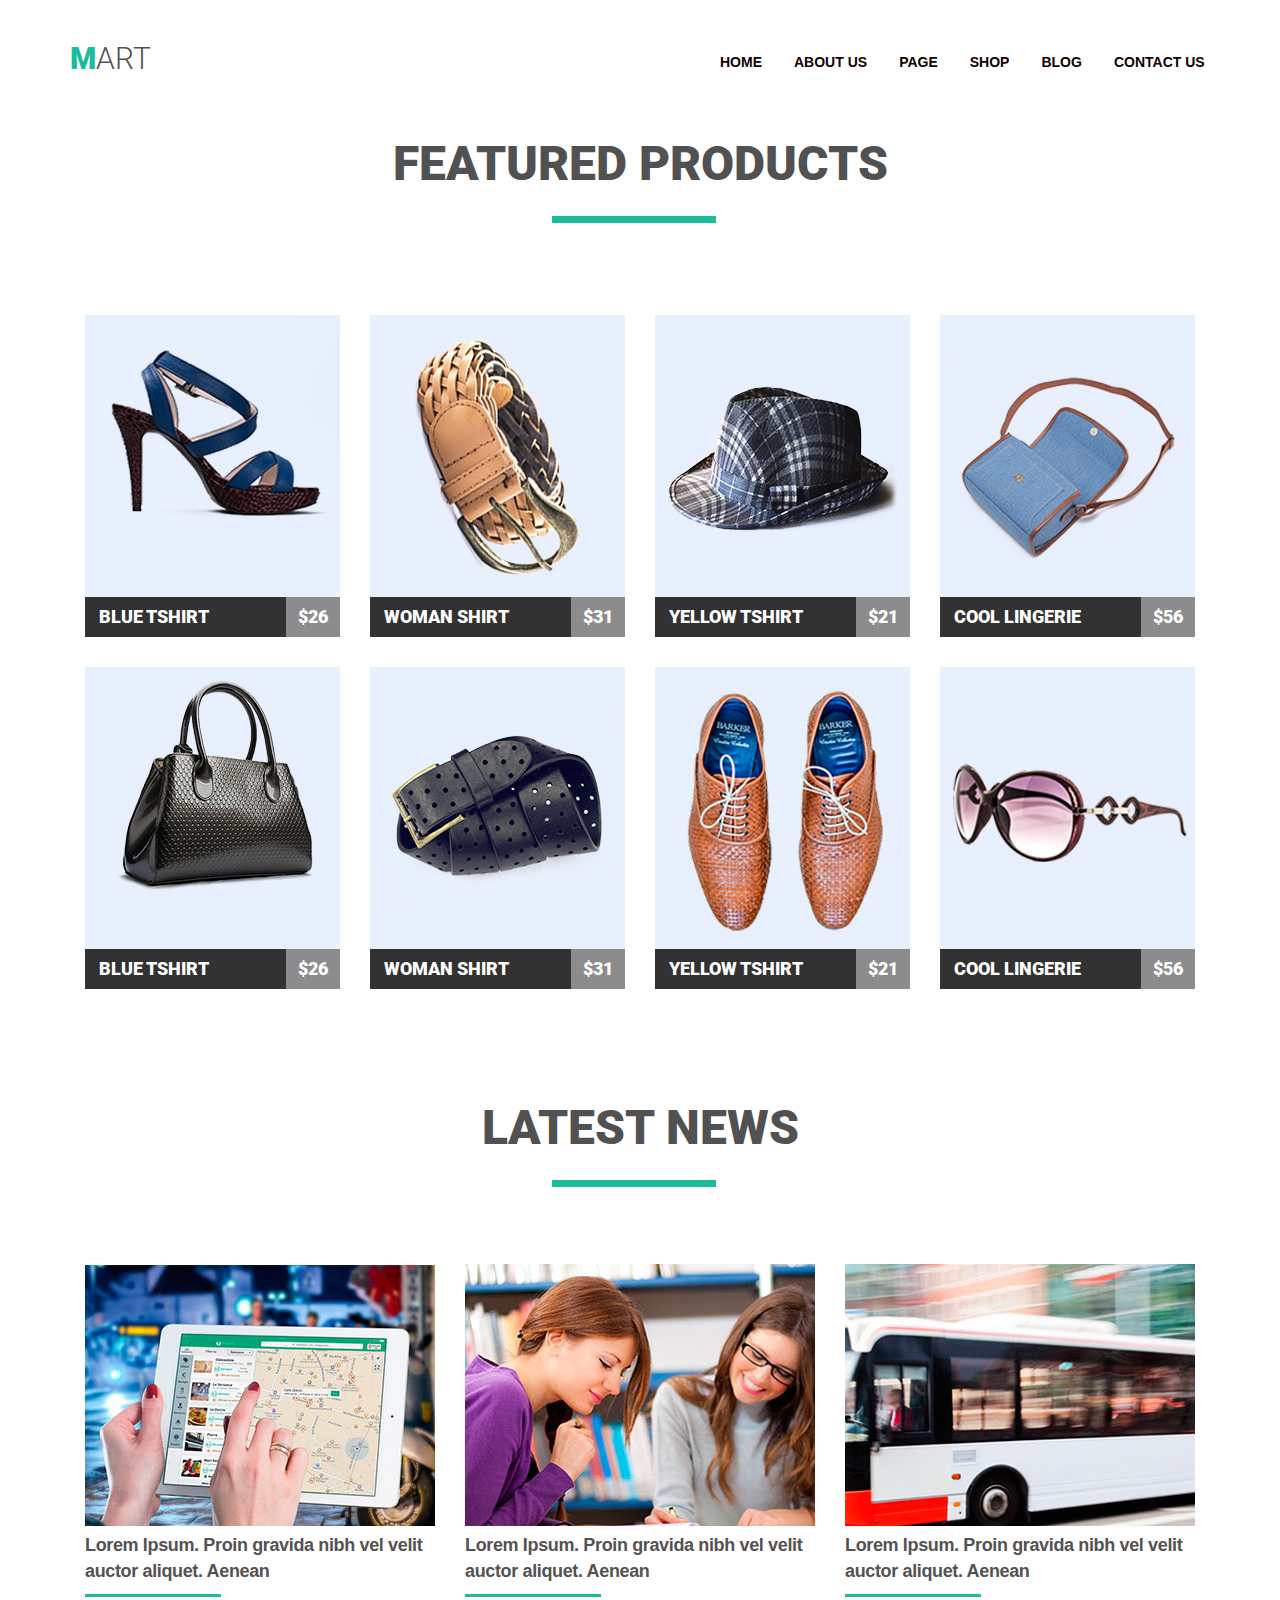
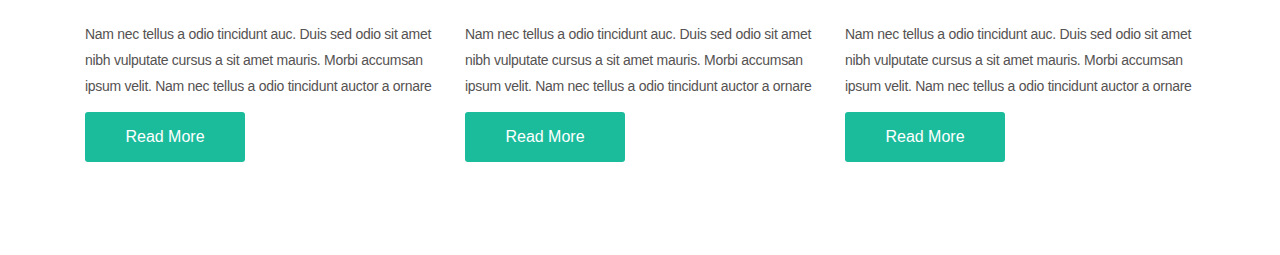
<file: Modul-04/HTML-hw04/index.html>
<!DOCTYPE html>
<html lang="en">
<head>
    <meta charset="UTF-8">
    <meta name="viewport" content="width=device-width, initial-scale=1.0">
    <title>Modul#04</title>
    <link href="https://fonts.googleapis.com/css2?family=Open+Sans:wght@300;600;700&family=Roboto:wght@300;900&display=swap" rel="stylesheet">
    <link rel="stylesheet" href="style.css">
</head>
<body>
    <div id="wrapper">
        <header class="header"> 
            <div class="container">        
                <nav class="nav clearfix">
                    <a href="#" class="site-logo">mart</a>
                    <ul class="nav-menu">
                        <li class="menu-item">
                            <a href="#" class="link">home</a>
                        </li>
                        <li class="menu-item">
                            <a href="#" class="link">about us</a>
                        </li>
                        <li class="menu-item">
                            <a href="#" class="link">page</a>
                        </li>
                        <li class="menu-item">
                            <a href="#" class="link">shop</a>
                        </li>
                        <li class="menu-item">
                            <a href="#" class="link">blog</a>
                        </li>
                        <li class="menu-item">
                            <a href="#" class="link">contact us</a>
                        </li>
                    </ul>
                </nav>
            </div>            
        </header>
        <main class="main container">
            <section class="featured-products">
                <h2 class="section-title">featured products</h2>
                <ul class="cards clearfix">
                    <li class="card">
                        <a href="#" class="product">
                            <img class="photo" src="../images/Product/img1.png" alt="BLUE Tshirt">
                            <div class="name">blue tshirt
                                <span class="price">$26</span>
                            </div>
                        </a>
                    </li>
                    <li class="card">
                        <a href="#" class="product">
                            <img class="photo" src="../images/Product/img2.png" alt="WOMAN shirt">
                            <div class="name">woman shirt
                                <span class="price">$31</span>
                            </div>
                        </a>
                    </li>
                    <li class="card">
                        <a href="#" class="product">
                            <img class="photo" src="../images/Product/img3.png" alt="YELLOW Tshirt">
                            <div class="name">yellow tshirt
                                <span class="price">$21</span>
                            </div>
                        </a>
                    </li>
                    <li class="card">
                        <a href="#" class="product">
                            <img class="photo" src="../images/Product/img4.png" alt="COOL lingerie">
                            <div class="name">cool lingerie
                                <span class="price">$56</span>
                            </div>
                        </a>
                    </li>
                    <li class="card">
                        <a href="#" class="product">
                            <img class="photo" src="../images/Product/img5.png" alt="Blue Tshirt">
                            <div class="name">blue tshirt
                                <span class="price">$26</span>
                            </div>
                        </a>
                    </li>
                    <li class="card">
                        <a href="#" class="product">
                            <img class="photo" src="../images/Product/img6.png" alt="WOMAN shirt">
                            <div class="name">woman shirt
                                <span class="price">$31</span>
                            </div>
                        </a>
                    </li>
                    <li class="card">
                        <a href="#" class="product">
                            <img class="photo" src="../images/Product/img7.png" alt="YELLOW Tshirt">
                            <div class="name">yellow tshirt
                                <span class="price">$21</span>
                            </div>
                        </a>
                    </li>
                    <li class="card">
                        <a href="#" class="product">
                            <img class="photo" src="../images/Product/img8.png" alt="COOL lingerie">
                            <div class="name">cool lingerie
                                <span class="price">$56</span>
                            </div>
                        </a>
                    </li>
                </ul>
            </section>
            <section class="latest-news">
                <div class="blog">
                    <h2 class="section-title">latest news</h2>
                    <ul class="blog-cards clearfix">
                        <li class="card-blog">
                            <img src="../images/blog/img1.jpg" alt="" width="350" height="262">
                            <p class="title-card">Lorem Ipsum. Proin gravida nibh vel velit auctor aliquet. Aenean </p>
                            <p class="text">Nam nec tellus a odio tincidunt auc. Duis sed odio sit amet nibh vulputate cursus a sit amet mauris. Morbi accumsan ipsum velit. Nam nec tellus a odio tincidunt auctor a ornare </p>
                            <a href="#" class="btn">Read More</a>
                        </li>
                        <li class="card-blog">
                            <img src="../images/blog/img2.jpg" alt="" width="350" height="262">
                            <p class="title-card">Lorem Ipsum. Proin gravida nibh vel velit auctor aliquet. Aenean </p>
                            <p class="text">Nam nec tellus a odio tincidunt auc. Duis sed odio sit amet nibh vulputate cursus a sit amet mauris. Morbi accumsan ipsum velit. Nam nec tellus a odio tincidunt auctor a ornare </p>
                            <a href="#" class="btn">Read More</a>
                        </li>
                        <li class="card-blog">
                            <img src="../images/blog/img3.jpg" alt="" width="350" height="262">
                            <p class="title-card">Lorem Ipsum. Proin gravida nibh vel velit auctor aliquet. Aenean </p>
                            <p class="text">Nam nec tellus a odio tincidunt auc. Duis sed odio sit amet nibh vulputate cursus a sit amet mauris. Morbi accumsan ipsum velit. Nam nec tellus a odio tincidunt auctor a ornare </p>
                            <a href="#" class="btn">Read More</a>
                        </li>
                    </ul>
                </div>
            </section>
        </main>
    </div>    
</body>
</html>
</file>
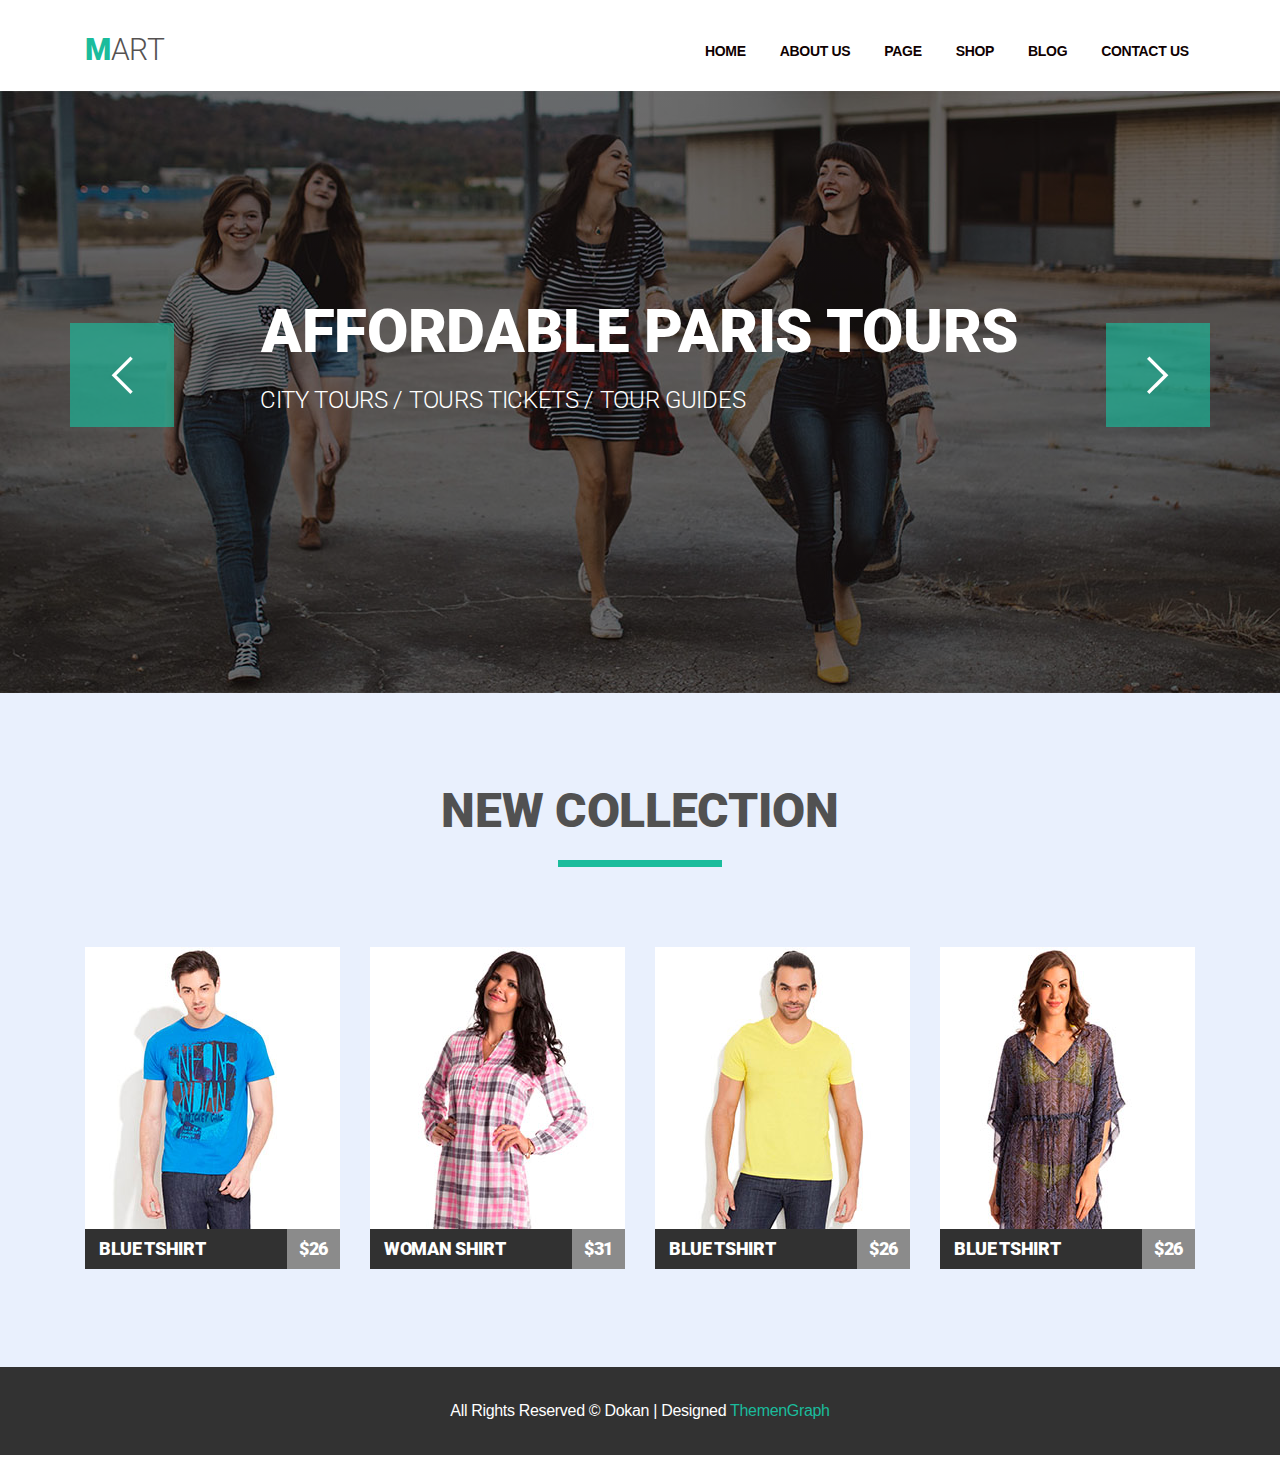
<file: Modul-05/HTML-hw05/index.html>
<!DOCTYPE html>
<html lang="en">
<head>
    <meta charset="UTF-8">
    <meta name="viewport" content="width=device-width, initial-scale=1.0">
    <title>Modul#04</title>
    <link href="https://fonts.googleapis.com/css2?family=Open+Sans:wght@300;600;700&family=Roboto:wght@300;900&display=swap" rel="stylesheet">
    <link rel="stylesheet" href="style.css">
</head>
<body>
    <div id="wrapper">
        <header class="header">
            <div class="container">
                <nav class="menu">
                    <a href="#" class="site-logo">mart</a>
                    <ul class="list-menu clearfix">
                        <li class="item-menu"><a href="#" class="link-menu">home</a></li>
                        <li class="item-menu"><a href="#" class="link-menu">about us</a></li>
                        <li class="item-menu"><a href="#" class="link-menu">page</a></li>
                        <li class="item-menu"><a href="#" class="link-menu">shop</a></li>
                        <li class="item-menu"><a href="#" class="link-menu">blog</a></li>
                        <li class="item-menu"><a href="#" class="link-menu">contact us</a></li>
                    </ul>
                </nav>
            </div>
        </header>        
        <main class="main">                   
            <section class="sliders banner">         
                <div class="container">
                    <div class="slider">
                        <a href="#" class="back"></a>
                        <h2 class="slider-title">affordable paris tours</h2>
                        <p>city tours / tours tickets / tour guides</p>
                        <a href="#" class="next"></a>
                    </div>
                </div>
            </section>                               
            <section class="features container">
                <h2 class="features-title">new collection</h2>
                <ul class="features-list clearfix">
                    <li class="features-item">
                        <img src="../images/HW05/product/img1.jpg" alt="blue tshirt" width="255" height="282">
                        <a href="#" class="card">
                            <h3>blue tshirt <span class="price">$26</span></h3>
                        </a>
                        <div class="buttons">
                            <div class="border">
                                <div class="btn">
                                    <a href="#" class="heart"></a>
                                    <a href="#" class="random"></a>
                                    <a href="#" class="clock"></a>
                                    <a href="#" class="basket">add to cart</a>
                                </div>
                            </div>                            
                        </div>
                    </li>
                    <li class="features-item">
                        <img src="../images/HW05/product/img2.jpg" alt="blue tshirt" width="255" height="282">
                        <a href="#" class="card">
                            <h3>woman shirt <span class="price">$31</span></h3>
                        </a>
                        <div class="buttons">
                            <div class="border">
                                <div class="btn">
                                    <a href="#" class="heart"></a>
                                    <a href="#" class="random"></a>
                                    <a href="#" class="clock"></a>
                                    <a href="#" class="basket">add to cart</a>
                                </div>
                            </div>                            
                        </div>
                    </li>
                    <li class="features-item">
                        <img src="../images/HW05/product/img3.jpg" alt="blue tshirt" width="255" height="282">
                        <a href="#" class="card">
                            <h3>blue tshirt <span class="price">$26</span></h3>
                        </a>
                        <div class="buttons">
                            <div class="border">
                                <div class="btn">
                                    <a href="#" class="heart"></a>
                                    <a href="#" class="random"></a>
                                    <a href="#" class="clock"></a>
                                    <a href="#" class="basket">add to cart</a>
                                </div>
                            </div>                            
                        </div>
                    </li>
                    <li class="features-item">
                        <img src="../images/HW05/product/img4.jpg" alt="blue tshirt" width="255" height="282">
                        <a href="#" class="card">
                            <h3>blue tshirt <span class="price">$26</span></h3>
                        </a>
                        <div class="buttons">
                            <div class="border">
                                <div class="btn">
                                    <a href="#" class="heart"></a>
                                    <a href="#" class="random"></a>
                                    <a href="#" class="clock"></a>
                                    <a href="#" class="basket">add to cart</a>
                                </div>
                            </div>                            
                        </div>
                    </li>
                </ul>
            </section>         
        </main>
        <footer class="footer">
            <p>All Rights Reserved © Dokan | Designed <span>ThemenGraph</span></p>
        </footer>
    </div>
</body>
</html>
</file>
<file: Modul-06/style.css>
html {
    box-sizing: border-box;
}

*,
*::before,
*::after {
    box-sizing: inherit;
    padding: 0;
    margin: 0;
}

body {
    font-family: 'Montserrat', 'Roboto', sans-serif;
}

img {
    display: block;
    width: 100%;
    height: auto;
}

#wrapper {
    width: 100%;
    overflow: hidden;
}

.container {
    width: 1200px;
    margin: 0 auto;
    padding: 0;
}

.site-navigation {
    display: flex;
    align-items: center;
    justify-content: space-between;
    min-height: 90px;
    margin-bottom: 84px;
}

.site-logo {
    display: inline-block;
    text-decoration: none;
    font-family: 'Montserrat', sans-serif;
    font-weight: 700;
    font-size: 30px;
    font-style: normal;
    color: #95e1d3;
}

.site-menu {
    display: flex;
    align-items: center;
    justify-content: space-between;
    width: 490px;
    list-style: none;
    padding: 0;
    margin: 0;
}

.menu-link {
    text-decoration: none;
    font-family: 'Montserrat', sans-serif;
    font-weight: 400;
    font-size: 15px;
    font-style: normal;
    color: #95e1d3;
    text-transform: uppercase;
    position: relative;
    transition: color 200ms linear;

}

.menu-item:hover .menu-link,
.menu-item:focus .menu-link {
    color: #f38181;
}

.menu-link::before,
.menu-link::before {
    display: block;
    position: absolute;
    content: '';
    width: 0;
    height: 3px;
    background-color: #f38181;
    left: 0;
    bottom: -10px;
    transition: width 200ms linear;
}

.menu-item:hover .menu-link::before,
.menu-item:focus .menu-link::before {
    width: 100%;
}

.service {
    margin-bottom: 82px;
}

.title {
    display: flex;
    flex-direction: column;
    align-items: center;
    justify-content: space-between;
    min-height: 134px;
    padding: 0;
    padding-bottom: 40px;
    margin: 0;
    position: relative;
    color: #333333;
}

.cursive {
    font-family: 'Kaushan Script', cursive;
    font-weight: 400;
    font-size: 30px;
    font-style: normal;
}

.bold {
    font-family: 'Montserrat', sans-serif;
    font-weight: 700;
    font-size: 30px;
    text-transform: uppercase;
}

.title::after {
    display: block;
    content: '';
    position: absolute;
    width: 60px;
    height: 3px;
    background-color: #f38181;
    right: 50%;
    bottom: 0px;
    transform: translateX(50%);
}

.service .title{
    margin-bottom: 64px;
}

.service-list {
    display: flex;
    flex-wrap: wrap;
    justify-content: space-around;
    list-style: none;
    padding: 0;
    margin: 0;  
}

.service-item {
    flex-wrap: wrap;
    flex: 0 0 382px;
    min-height: 80px;
    padding-left: 82px;
    align-content: space-between;
    position: relative;  
}

.service-item:not(:nth-last-child(-n+3)) {
    margin-bottom: 96px;
}

.service-item h3 {
    display: block;
    font-family: 'Montserrat', sans-serif;
    font-weight: 400;
    font-size: 14px;
    color: #333333;
    text-transform: uppercase;
    padding: 0;
    margin: 0;
}

.service-item p {
    font-family: 'Roboto', sans-serif;
    font-weight: 400;
    font-size: 15px;
    line-height: 24px;
    color: #999999;
    padding: 0;
    margin: 0;
}

.service-item::before {
    display: block;
    content: '';
    position: absolute;
    width: 32px;
    height: 32px;
    background-repeat: no-repeat;
    background-position: top;
    left: 20px;
    top: 3px;
}

.service-item:nth-child(1)::before {
    background-image: url(../Modul-06/images/icon/ALARM.png);
}

.service-item:nth-child(2)::before {
    background-image: url(../Modul-06/images/icon/LINE-GRAPH.png);
}

.service-item:nth-child(3)::before {
    background-image: url(../Modul-06/images/icon/COMPUTER_OK.png);
}

.service-item:nth-child(4)::before {
    background-image: url(../Modul-06/images/icon/BOOK-2.png);
}

.service-item:nth-child(5)::before {
    background-image: url(../Modul-06/images/icon/HOME.png);
}

.service-item:nth-child(6)::before {
    background-image: url(../Modul-06/images/icon/IMAGE.png);
}

.our-team {
    margin-bottom: 82px;
}


.our-team .title {
    margin-bottom: 42px;
}

.our-team P {
    text-align: center;
    font-family: 'Roboto', sans-serif;
    font-weight: 400;
    font-size: 15px;
    line-height: 24px;
    color: #999999;
    padding: 0 110px;
    margin: 0 auto;
    margin-bottom: 88px;
}

.team-list {
    list-style: none;
    padding: 0;
    margin: 0;
    display: flex;
    justify-content: space-between;
}

.team-item {
    width: 380px;
}

.overlay {
    display: block;
    width: 100%;
    height: 470px;
    background-color: #95e1d3;
    position: relative;
    margin-bottom: 28px;
}

.image {
    position: absolute;
    top: 0;
    left: 0;
    transition: top 200ms linear, left 200ms linear;
}

.image::before {
    display: block;
    content: '';
    width: 100%;
    height: 100%;
    position: absolute;
    top: 0;
    left: 0;
    background: linear-gradient(to top, 
    rgba(252, 227, 138, 0.9), 
    rgb(243, 129, 129, 0.9));
    opacity: 0;
    transition: opacity 200ms linear;
}

.overlay:hover .image,
.overlay:focus .image {
    top: -10px;
    left: -10px;
}

.overlay:hover .image::before,
.overlay:focus .image::before {
    background: linear-gradient(to top, 
    rgba(252, 227, 138, 0.9), 
    rgb(243, 129, 129, 0.9));
    opacity: 1; 
}

.social {    
    display: flex;
    justify-content: space-between;
    position: absolute;
    left: 50%;
    top: 50%;
    transform: translate(-50%, -50%);
    list-style: none;
    padding: 0;
    margin: 0;
    width: 227px;
    height: 56px;
    opacity: 0;
    transition: opacity 200ms linear;
}

.overlay:hover .social,
.overlay:focus .social {
    opacity: 1;
}

.social a {
    display: block;
    width: 56px;
    height: 56px;
    background-color: rgb(252, 227, 138);
    background-repeat: no-repeat;
    background-position: center;
    transition: background-color 200ms linear;
}

.icon-facebook {
    background-image: url(../Modul-06/images/icon/social/facebook.png);
}

.icon-twitter {
    background-image: url(../Modul-06/images/icon/social/twitter.png);
}

.icon-pinterest {
    background-image: url(../Modul-06/images/icon/social/pinterest.png);
}

.icon-instagram {
    background-image: url(../Modul-06/images/icon/social/instagram.png);
}

.social a:hover,
.social a:focus {
    background-color: #95e1d3;
}

.team-item h3 {
    display: block;
    font-family: 'Montserrat', sans-serif;
    font-weight: 400;
    font-size: 14px;
    color: #333333;
    text-transform: uppercase;
    text-align: center;
    padding: 0;
    margin: 0;
    margin-bottom: 12px;
}

.team-item p {
    font-family: 'Roboto', sans-serif;
    font-weight: 300;
    font-size: 15px;
    font-style: italic;
    line-height: 24px;
    color: #999999;
    text-transform: uppercase;
    text-align: center;
    padding: 0;
    margin: 0;
}

.footer {
    display: flex;
    justify-content: space-between;
    align-items: center;
    min-height: 63px;
    border-top: 1px solid #e5e5e5;
}

.footer-copyright {
    font-family: 'Montserrat', sans-serif;
    font-weight: 400;
    font-size: 14px;
    color: #333333;
    padding: 0;
    margin: 0;
}

.footer-copyright a {
    text-decoration: none;
    color: #f38181;
}

.subscribe-form {
  width: 380px;
  position: relative;
  margin: 0;
  padding: 0;  
}

.subscribe-input {
    padding: 0 16px;
    width: 230px;
    height: 40px;
    font-family: 'Roboto', sans-serif;
    font-weight: 300;
    font-size: 15px;
    font-style: italic;
    line-height: 24px;
    color: #cccccc;
    border: 1px solid #e7e7e7;  
}

.subscribe-submit {
    display: block;
    height: 40px;
    width: 150px;
    padding: 0;
    border: none;
    background-color: #95e1d3;
    font-family: 'Montserrat', sans-serif;
    font-weight: 700;
    font-size: 14px;
    color: #ffffff;
    text-transform: uppercase;
    position: absolute;
    top: 0;
    right: 0;
    cursor: pointer;
}
</file>
<file: Modul-07/style.css>
html {
    box-sizing: border-box;
}

*,
*::before,
*::after {
    box-sizing: inherit;
    margin: 0;
    padding: 0;
}

body {
    font-family: 'Montserrat', 'Roboto Slab', 'wisdomscript', 'droidserif', sans-serif;
}

@font-face {
    font-family: 'wisdomscript';
    src: url('fonts/wisdomscriptaj/wisdomscriptaj.woff2') format('woff2'),
        url('fonts/wisdomscriptaj/wisdomscriptaj.ttf') format('truetype'),
        url('fonts/wisdomscriptaj/wisdomscriptaj.woff') format('woff');
    font-weight: normal;
    font-style: normal;
}

@font-face {
    font-family: 'droidserif';
    src: url('fonts/droidserif/DroidSerif-Italic.woff2') format('woff2'),
        url('fonts/droidserif/DroidSerif-Italic.ttf') format('truetype'),
        url('fonts/droidserif/DroidSerif-Italic.woff') format('woff');
    font-weight: normal;
    font-style: italic;
}

#wrapper {
    width: 100%;
    overflow: hidden;
}

.container {
    width: 940px;
    margin: 0 auto;
    padding: 0;
}

.site-navigation {
    display: flex;
    align-items: center;
    justify-content: space-between;
    min-height: 115px;
    /* margin-bottom: 84px; */
}

.site-logo {
    text-decoration: none;
    font-family: 'wisdomscript', sans-serif;
    font-size: 26px;
    line-height: 41px;
    letter-spacing: 0.05em;
    text-transform: capitalize;
    color: #fed136;
}

.site-menu {
    display: flex;
    width: 485px;
    align-content: center;
    justify-content: space-between;
    list-style: none;
}

.item-link {
    text-decoration: none;
    font-family: 'Montserrat', sans-serif;
    font-size: 14px;
    line-height: 41px;
    font-weight: 400;
    text-transform: uppercase;
    color: #222222;
    transition: color 200ms linear;
}

.item-link:hover,
.item-link:focus {
    color: #fed136;
}

.title {
    margin-bottom: 74px;
}

.title h2 {
    font-family: 'Montserrat', sans-serif;
    font-size: 40px;
    line-height: 75px;
    font-weight: 700;
    text-transform: uppercase;
    letter-spacing: -0.025em;
    text-align: center;
}

.title-service {
    color: #222222;
}

.title p {
    font-family: 'droidserif', serif;
    font-size: 16px;
    text-align: center;
    color: #777777;
}

.service {
    list-style: none;
    display: flex;
    justify-content: space-between;
    margin-bottom: 120px;
}

.item-service {
    flex: 0 0 290px;
    text-align: center;
}

.item-service h3 {
    font-family: 'Montserrat', sans-serif;
    font-size: 18px;
    line-height: 75px;
    font-weight: 700;
    color: #222222;
    letter-spacing: -0.025em;
}

.item-service p {
    font-family: 'Roboto Slab', serif;
    font-size: 14px;
    letter-spacing: -0.025em;
    color: #777777;
}

.item-service::before {
    content: '';
    display: block;
    margin: 0 auto;
    height: 68px;
    width: 68px;
    border: 3px solid #fed136;
    border-radius: 50%;
    background-repeat: no-repeat;
    background-position: center;
}

.basket::before {
    background-image: url(image/icon/Icon-Basket.png);
}

.laptop::before {
    background-image: url(image/icon/Icon-Laptop.png);
}

.locked::before {
    background-image: url(image/icon/Icon-Locked.png);
}

.footer {
    height: 676px;
    background-color: #222222;
    background-image: url(image/Map-Image.png);
    background-repeat: no-repeat;
    background-position: right 120px;
    padding-top: 86px;
}

.title-contact {
    color: #ffffff;
}

form,
fieldset {
    border-style: none;
    margin: 0;
    padding: 0;
}

input[type="text"],
input[type="email"],
input[type="submit"],
textarea {
    height: 52px;
    padding: 18px 10px;
    margin-bottom: 27px;
    font-size: 14px;
    line-height: 100%;
    letter-spacing: 0;
    border: 1px solid #000;
    border-radius: 4px;
    background: #fff;
    color: black;
    width: 100%;
}

input[type="text"]::placeholder,
input[type="email"]::placeholder,
input[type="submit"]::placeholder,
textarea::-webkit-input-placeholder {
    font-family: 'Montserrat', sans-serif;
    font-size: 14px;
    font-weight: 700;
    text-transform: uppercase;
    letter-spacing: -0.025em;
    color: #bbbbbb;
}

input[type="text"]:focus,
input[type="email"]:focus,
input[type="submit"]:focus,
textarea:focus {
    border-color: blue;
}

input:invalid {
    border-color: red;
}

input:valid {
    border-color: green;
}

:focus,
:visited {
    outline: none;
}

textarea {
    height: 210px;
    resize: none;
    overflow: auto;
    vertical-align: top;
}

.row {
    display: flex;
    flex-wrap: wrap;
    margin: 0 -15px;
}

.col {
    width: 50%;
    padding: 0 15px;
}

.btn-box {
    display: flex;
    justify-content: center;
}

.btn {
    border-style: none;
    border-radius: 3px;
    background-color: rgb( 254, 209, 54 );
    width: 240px;
    height: 66px;
    font-family: 'Montserrat', sans-serif;
    font-size: 18px;
    font-weight: 700;
    text-transform: uppercase;
    color: #fff;
    text-align: center;
}
</file>
<file: Modul-03/ahw03/style.css>
/* Задание 1 */

html {
    box-sizing: border-box;
}


*,
::before,
::after {
    box-sizing: inherit;
}

a {
    text-decoration: none;
}

/* PlayFair-Display fonts */
@font-face {
    font-family: 'PlayFair-Display';
    src: url(../fonts/PlayfairDisplay-Regular.ttf) format('truetype');
    font-weight: normal;
    font-style: normal;
} 

/* Ubuntu fonts */
/* @font-face {
    font-family: 'Ubuntu';
    src: url(../fonts/Ubuntu-Light.ttf) format('truetype');
    font-weight: 300;
    font-style: normal;
} */

body {
    font-family: 'PlayFair-Display';
    font-size: 16px;
    line-height: 1.72;
    color: #626262;
}

#wrapper {
    position: relative;
    width: 100%;
    overflow: hidden;
}

#header {
    padding: 50px 0;
}

.container {
    max-width: 960px;
    margin: 0 auto;
    padding: 0 15px;
}
/* 
#menu {
    
} */

.menu-list {
    text-align: center;
    text-transform: uppercase;
    color: #626262;
}

ul, li {
    list-style: none;
    padding: 0;
    margin: 0;
}

.menu-item {
    display: inline-block;
    vertical-align: middle;
}

.menu-item + .menu-item {
    padding-left: 80px;
}

.menu-link {
    color: inherit;
}

.menu-link:hover,
.menu-link:focus,
.menu-link:active {
    color: #03a9f4;
}

/* Задание 2 */

/* #main {

} */

/* .section-article {

} */

.cards {
    letter-spacing: -.34em;
    margin: 0 -30px;
}

.card {
    vertical-align: middle;
    width: 470px;
    padding: 30px 30px 30px;
    margin: 0 auto;
    letter-spacing: 0;
}

.card img {
    margin-bottom: 25px;
}
/* 
.card-body {

}

.card-header {

} */

.category-link {
    background-size: cover;
    display: inline-block;
    width: 100%;
}

.card .category-link {
    color: #b4ad9e;
    text-transform: uppercase;
}

.card h2 {
    font-size: 30px;
    margin: 20px 0;
}

.card h2 a {
    color: inherit;
}

.card1 {
    display: inline-block;
    vertical-align: middle;
    width: 50%;
    padding: 0 30px 30px;
    letter-spacing: 0;
}

.card1 .category-link {
    color: #b4ad9e;
    text-transform: uppercase;
}

.card1 h2 {
    font-size: 30px;
    margin: 20px 0;
}

.card1 h2 a {
    color: inherit;
}
</file>
<file: Modul-03/HTML-hw03/style.css>
html {
    box-sizing: border-box;
}


*,
::before,
::after {
    box-sizing: inherit;
}

a {
    text-decoration: none;
}

/* PlayFair-Display fonts */
@font-face {
    font-family: 'PlayFair-Display';
    src: url(../fonts/PlayfairDisplay-Regular.ttf) format('truetype');
    font-weight: normal;
    font-style: normal;
} 

/* Ubuntu fonts */
 @font-face { 
    font-family: 'Ubuntu';
    src: url(../fonts/Ubuntu-Light.ttf) format('truetype');
    font-weight: 300;
    font-style: normal;
} 

body {
    font-family: 'PlayFair-Display';
    font-size: 14px;
    line-height: 1.72;
    color: #626262;
}

#wrapper {
    position: relative;
    width: 100%;
    overflow: hidden;
}

#header {
    padding: 55px 0;
}

.container {
    max-width: 930px;
    margin: 0 auto;
    padding: 0 15px;
}

.nav-list {
    text-align: center;
    text-transform: uppercase;
    color: #626262;
}

ul, li {
    list-style: none;
    padding: 0;
    margin: 0;
}

.nav-item {
    display: inline-block;
    vertical-align: middle;
}

.nav-item + .nav-item {
    padding-left: 90px;
}

.nav-link {
    color: inherit;
}

.nav-link:hover,
.nav-link:focus,
.nav-link:active {
    color: #03a9f4;
}

.cards {
    letter-spacing: -.34em;
    margin: 0 -30px;
}

.card {
    display: inline-block;
    vertical-align: middle;
    width: 50%;
    padding: 0 30px 110px;
    letter-spacing: 0;
}

.card img {
    margin-bottom: 25px;
}

.category-link {
    background-size: cover;
    display: inline-block;
    width: 100%;
}

.card .category-link {
    font-family:'Ubuntu';
    color: #b4ad9e;
    text-transform: uppercase;
}

.card h2 {
    font-size: 30px;
    margin: 20px 0;
}

.card h2 a {
    color: inherit;
}

.buttom {
    display: flex;
    justify-content: center;
    align-items: center;
    flex-direction: column;
}

.btn {
    font-size: 20px;

    line-height: 1;
    border: 2px solid #000;
    display: inline-block;
    vertical-align: middle;
    margin: 0 auto;
    padding: 20px 35px;
    text-decoration: none;
    color: #626262;
}

.btn::first-letter {
    text-transform: uppercase;
}
</file>
<file: Modul-04/HTML-hw04 (pixel-web)/style.css>
html {
    box-sizing: border-box;
}

*,
*::before,
*::after {
    box-sizing: inherit;
}

body {
    font-size: 'Open+Sans', 'Roboto', sans-serif;
    color: #555252;
    font-size: 14px;
    line-height: 26px;
}

img {
    display: block;
    max-width: 100%;
    height: auto;
}

#wrapper {
    position: relative;
    width: 100%;
    overflow: hidden;
}

.container {
    width: 1170px;
    margin: 0 auto;
    padding: 0 15px;
} 

.nav {
    padding: 35px 0;
    margin-bottom: 28px;
}

.site-logo {
    font-family: "Roboto", sans-serif;
    font-size: 30px;
    color: inherit;
    font-weight: 300;
    text-transform: uppercase;
    text-decoration: none;
    line-height: 32px;
    display: inline-block;
    width: 82px;
    vertical-align: middle;
}

.nav a::first-letter {
    color: #1abc9c;
    font-weight: 900;
}

.nav-menu {
    display: inline-block;
    width: 1054px;
    text-align: right;
    margin: 0;
    padding: 0;
    font-size: 14px;
    list-style: none;
    vertical-align: middle;
}

.nav-menu li {
    display: inline-block;
}

.nav-menu li:not(:last-child) {
    margin-right: 32px;
}

.nav-menu a {
    font-family: "Open+Sans", sans-serif;
    color: #0f0101;
    font-weight: 700;
    text-transform: uppercase;
    text-decoration: none;
    line-height: 11px;
}

.nav-menu a:hover,
.nav-menu a:focus {
    color: #1abc9c;
}

.featured-products {
    margin-bottom: 100px;
}

.section-title {
    display: block;
    margin: 0;
    margin-bottom: 77px;
    padding-bottom: 35px;
    position: relative;
    font-family: "Roboto", sans-serif;
    font-size: 48px;
    line-height: 1;
    font-weight: 900;
    text-transform: uppercase;
    color: #515151;
    text-align: center;
}

.section-title::after {
    content: "";
    bottom: 0;
    left: 49.5%;
    transform: translateX(-50%);
    position: absolute;
    height: 7px;
    width: 164px;
    background: #1abc9c;
}

.cards {
    list-style: none;
    margin: 0;
    padding: 0;
    font-size: 0;
    margin-bottom: 85px;
}

.card {
    display: inline-block;
    width: 285px;
    padding: 15px;
}

.product {
    text-decoration: none;
    font-family: "Roboto", sans-serif;
    font-size: 18px;
    font-weight: 900;
    line-height: 40px;
    color: #ffffff;
    text-transform: uppercase;
}

.photo {
    background: #e9f0fd;
}

.name {
    background: #323232;
    padding-left: 14px;
}

.price {
    display: inline-block;
    float: right;
    width: 54px;
    text-align: center;
    background: rgba(255, 255, 255, 0.44);
}

.product:hover .name,
.product:focus .name {
    background: #1abc9c;
}

.blog-cards {
    list-style: none;
    margin: 0;
    padding: 0;
    font-size: 0;
    margin-bottom: 85px;
}

.card-blog {
    display: inline-block;
    width: 380px;
    padding: 0 15px;
}

.title-card {
    font-family: "Open+Sans", sans-serif;
    font-size: 18px;
    font-weight: 600;
    line-height: 26px;
    letter-spacing: -0.02em;
    margin: 0;
    padding: 6px 0 13px;
    position: relative;
}

.title-card::after {
    content: "";
    bottom: 0;
    left: 0;
    position: absolute;
    height: 3px;
    width: 136px;
    background: #1abc9c;
}

.text {
    font-family: "Open+Sans", sans-serif;
    font-size: 14px;
    font-weight: 300;
    line-height: 26px;
    letter-spacing: -0.02em;
    margin: 0;
    padding: 24px 0 13px;
}

.btn {
    display: inline-block;
    width: 160px;
    height: 50px;
    border-radius: 3px;
    font-family: "Open+Sans", sans-serif;
    font-weight: 300;
    font-size: 16px;
    line-height: 26px;
    color: #ffffff;
    text-decoration: none;
    background: #1abc9c;
    text-align: center;
    padding: 12px 0;
}
</file>
<file: Modul-04/HTML-hw04/style.css>
html {
    box-sizing: border-box;
}

*,
*::before,
*::after {
    box-sizing: inherit;
}

body {
    font-family: 'Open+Sans', 'Roboto', sans-serif;
    color: #555252;
    font-size: 14px;
    line-height: 26px;
}

img {
    display: block;
    max-width: 100%;
    height: auto;
}

.clearfix::after {
    display: table;
    content: '';
    clear: both;
}

#wrapper {
    position: relative;
    width: 100%;
    overflow: hidden;
}

.container {
    width: 1170px;
    margin: 0 auto;
    padding: 0 15px;
} 

.nav {
    padding: 35px 0;
    margin-bottom: 28px;
}

.site-logo {
    font-family: "Roboto", sans-serif;
    font-size: 30px;
    color: inherit;
    font-weight: 300;
    text-transform: uppercase;
    text-decoration: none;
    line-height: 32px;
    display: inline-block;
    width: 82px;
}

.nav a::first-letter {
    color: #1abc9c;
    font-weight: 900;
}

.nav-menu {
    list-style: none;
    width: 490px;
    float: right;
    margin: 0;
    margin-top: 6px;
    padding: 0;
}

.menu-item {
    float: left;
    font-size: 14px;
}

.menu-item:not(:last-child) {
    margin-right: 32px;
}

.link {
    font-family: "Open+Sans", sans-serif;
    color: #0f0101;
    font-weight: 700;
    text-transform: uppercase;
    text-decoration: none;
    line-height: 11px;
}

.link:hover,
.link:focus {
    color: #1abc9c;
}

/* featured-products */

.featured-products {
    margin-bottom: 100px;
}

.section-title {
    display: block;
    margin: 0;
    margin-bottom: 77px;
    padding-bottom: 35px;
    position: relative;
    font-family: "Roboto", sans-serif;
    font-size: 48px;
    line-height: 1;
    font-weight: 900;
    text-transform: uppercase;
    color: #515151;
    text-align: center;
}

.section-title::after {
    content: "";
    bottom: 0;
    left: 49.5%;
    transform: translateX(-50%);
    position: absolute;
    height: 7px;
    width: 164px;
    background: #1abc9c;
}

.cards {
    list-style: none;
    margin: 0;
    padding: 0;
    margin-bottom: 85px;
}

.card {
    float: left;
    width: 285px;
    padding: 15px;
}

.product {
    text-decoration: none;
    font-family: "Roboto", sans-serif;
    font-size: 18px;
    font-weight: 900;
    line-height: 40px;
    color: #ffffff;
    text-transform: uppercase;
}

.photo {
    background: #e9f0fd;
}

.name {
    background: #323232;
    padding-left: 14px;
}

.price {
    display: inline-block;
    float: right;
    width: 54px;
    text-align: center;
    background: rgba(255, 255, 255, 0.44);
}

.product:hover .name,
.product:focus .name {
    background: #1abc9c;
}

.blog-cards {
    list-style: none;
    margin: 0;
    padding: 0;
    margin-bottom: 85px;
}

.card-blog {
    float: left;
    width: 380px;
    padding: 0 15px;
}

.title-card {
    font-family: "Open+Sans", sans-serif;
    font-size: 18px;
    font-weight: 600;
    line-height: 26px;
    letter-spacing: -0.02em;
    margin: 0;
    padding: 6px 0 13px;
    position: relative;
}

.title-card::after {
    content: "";
    bottom: 0;
    left: 0;
    position: absolute;
    height: 3px;
    width: 136px;
    background: #1abc9c;
}

.text {
    font-family: "Open+Sans", sans-serif;
    font-size: 14px;
    font-weight: 300;
    line-height: 26px;
    letter-spacing: -0.02em;
    margin: 0;
    padding: 24px 0 13px;
}

.btn {
    display: inline-block;
    width: 160px;
    height: 50px;
    border-radius: 3px;
    font-family: "Open+Sans", sans-serif;
    font-weight: 300;
    font-size: 16px;
    line-height: 26px;
    color: #ffffff;
    text-decoration: none;
    background: #1abc9c;
    text-align: center;
    padding: 12px 0;
}
</file>
<file: Modul-05/HTML-hw05/style.css>
html {
    box-sizing: border-box;
}

*,
*::before,
*::after {
    box-sizing: inherit;
    padding: 0;
    margin: 0;
}

body {
    font-family: 'Open+Sans', 'Roboto', sans-serif;
    letter-spacing: -0.02em;
}

img {
    display: block;
    width: 100%;
    height: auto;
}

#wrapper {
    width: 100%;
    overflow: hidden;
}

.container {
    width: 1170px;
    margin: 0 auto;
    padding: 0 15px;
}

.clearfix {
    content: '';
    display: table;
    clear: both;
}

.menu {
    margin: 0;
    padding: 34px 15px 25px;
}

.site-logo {
    display: inline-block;
    text-decoration: none;
    font-family: 'Roboto', sans-serif;
    font-size: 30px;
    line-height: 32px;
    font-weight: 300;
    color: #555252;
    text-transform: uppercase;
}

.site-logo::first-letter {
    font-weight: 900;
    color: #1abc9c;
}

.list-menu {
    padding: 0;
    float: right;
    width: 490px;
    margin: 0;
    margin-top: 7px;
}

.item-menu {
    list-style: none;
    text-transform: uppercase;
    float: left;
}

.link-menu {
    text-decoration: none;
    font-family: 'Open+Sans', sans-serif;
    font-size: 14px;
    line-height: 11px;
    font-weight: 700;
    color: #0f0101;
    text-transform: uppercase;
    margin: 0 auto;
}

.item-menu:not(:last-child) {
    margin-right: 34px;
}

.link-menu:hover,
.link-menu:focus {
    color: #1abc9c;
}

.main {
    background-color: #e9f0fd;
}

.sliders {
    position: relative;
    margin-bottom: 62px;
}

.banner {
    min-height: 602px;
    background-image: linear-gradient(rgba(0, 0, 0, 0.54), rgba(0, 0, 0, 0.54)), url(../images/HW05/banner/banner.jpg);
    background-repeat: no-repeat;
    background-size: cover;
    background-position: center;
}

.slider {
    display: inline-block;
    width: 1140px;
    padding: 0 190px;
    position: absolute;
    left: 50%;
    top: 200px;
    transform: translateX(-50%);
}

.slider h2{
    text-align: center;
    font-family: 'Roboto', sans-serif;
    font-size: 60px;
    font-weight: 900;
    line-height: 82px;
    text-transform: uppercase;
    color: rgb(255, 255, 255);
    margin: 0;
    padding: 0;
}

.slider p{
    font-family: 'Roboto', sans-serif;
    font-size: 24px;
    font-weight: 300;
    line-height: 54px;
    text-transform: uppercase;
    color: rgb(255, 255, 255);
    margin: 0;
    padding: 0;
}

.back {
    display: inline-block;
    position: absolute;
    width: 104px;
    height: 104px;
    background: url(../images/HW05/icon/back.png),  rgba(26, 188, 156, 0.65);
    left: 0;
    bottom: 0;
    background-repeat: no-repeat;
    background-position: center;
}

.next {
    display: inline-block;
    position: absolute;
    width: 104px;
    height: 104px;
    background: url(../images/HW05/icon/next.png),  rgba(26, 188, 156, 0.65);
    right: 0;
    bottom: 0;
    background-repeat: no-repeat;
    background-position: center;
}

.back:hover,
.back:focus {
    background: url(../images/HW05/icon/back.png),rgba(26, 188, 156, 1);
    background-repeat: no-repeat;
    background-position: center;
}

.next:hover,
.next:focus {
    background: url(../images/HW05/icon/next.png),rgba(26, 188, 156, 1);
    background-repeat: no-repeat;
    background-position: center;
}

.features-title {
    font-family: 'Roboto', sans-serif;
    font-weight: 900;
    font-size: 48px;
    line-height: 32px;
    text-transform: uppercase;
    padding: 40px 0;
    margin: 0 auto 80px;
    color: #515151;
    text-align: center;
    position: relative;
}
  
.features-title::before {
    content: '';
    width: 164px;
    height: 7px;
    background-color: #1abc9c;
    position: absolute;
    bottom: 0;
    left: 50%;
    transform: translateX(-50%);
}

.features-list {
    list-style: none;
    padding: 0;
    margin: 0;
}

.features-item {
    width: 255px;
    margin: 0 15px 98px;
    float: left;
    position: relative;
    
}

.card {
    text-decoration: none;
}

.card h3 {
    font-family: 'Roboto', sans-serif;
    font-weight: 900;
    font-size: 18px;
    line-height: 40px;
    text-transform: uppercase;
    color: rgb(255, 255, 255);
    background-color: #313131;
    margin: 0;
    padding: 0;
    padding-left: 14px;
}

.price {
    float: right;
    background: rgba(255, 255, 255, 0.44);
    padding: 0 12px;
}

.features-item:hover .card h3{
    background: #1abc9c;
}

.card:focus h3 {
    background: #1abc9c;
}

.features-item:hover .buttons,
.features-item:focus .buttons {
    display: block;
}

.buttons {
    display: none;
    /* display: block; */
    position: absolute;
    background: rgba(0, 0, 0, 0.55);
    width: 235px;
    height: 262px;
    left: 50%;
    top: 10px;
    transform: translateX(-50%);
}

.border {
    display: block;
    position: absolute;
    border: 10px solid rgba(255, 255, 255, 0.55);
    width: 255px;
    height: 282px;
    left: 50%;
    top: -10px;
    transform: translateX(-50%);
}

.btn {
    display: block;
    position: absolute;
    width: 166px;
    height: 107px;
    left: 50%;
    top: 50%;
    transform: translate(-50%, -50%);
}

 .btn a:not(:last-child) {
    display: inline-block;
    position: absolute;
    width: 50px;
    height: 50px;
    border: 1px solid rgb(232, 236, 238);
    background-repeat: no-repeat;
    background-position: center;
    background-size: 24px;
 }

 .btn a:last-child {
    display: inline-block;
    position: absolute;
    width: 166px;
    height: 50px;
    border: 1px solid rgb(232, 236, 238);
    background-repeat: no-repeat;
    background-position-y: 50%;
    background-position-x: 12px;
    background-size: 26px;
    font-family: 'Open+Sans', sans-serif;
    font-weight: 300;
    line-height: 50px;
    text-decoration: none;
    text-transform: uppercase;
    color: #ffffff;
 }

 .btn a:hover,
 .btn a:focus {
    background-color: #1abc9c;
    border: 1px solid #1abc9c;
 }

 .heart {
     left: 0;
     background-image: url(../images/HW05/icon/heart.png);
     
}

.random {
    left: 50%;
    transform: translateX(-50%);
    background-image: url(../images/HW05/icon/random.png);
}

.clock {
    right: 0;
    background-image: url(../images/HW05/icon/clock.png);
}

.basket {
    bottom: 0;
    background-image: url(../images/HW05/icon/basket.png);
    background-color: rgb(50, 50, 50);
    padding-left: 50px;
}

.footer {
    display: inline-block;
    width: 100%;
    height: 88px;
    text-align: center;
    background-color: #323232;
    position: relative;
}

.footer p {
    font-family: 'Open+Sans', sans-serif;
    font-size: 16px;
    font-weight: 300;
    line-height: 28px;
    color: #ffffff;
    padding: 0;
    margin: 0;
    position: absolute;
    top: 50%;
    left: 50%;
    transform: translate(-50%, -50%);
}

.footer span {
    color: #1abc9c;
}
</file>
